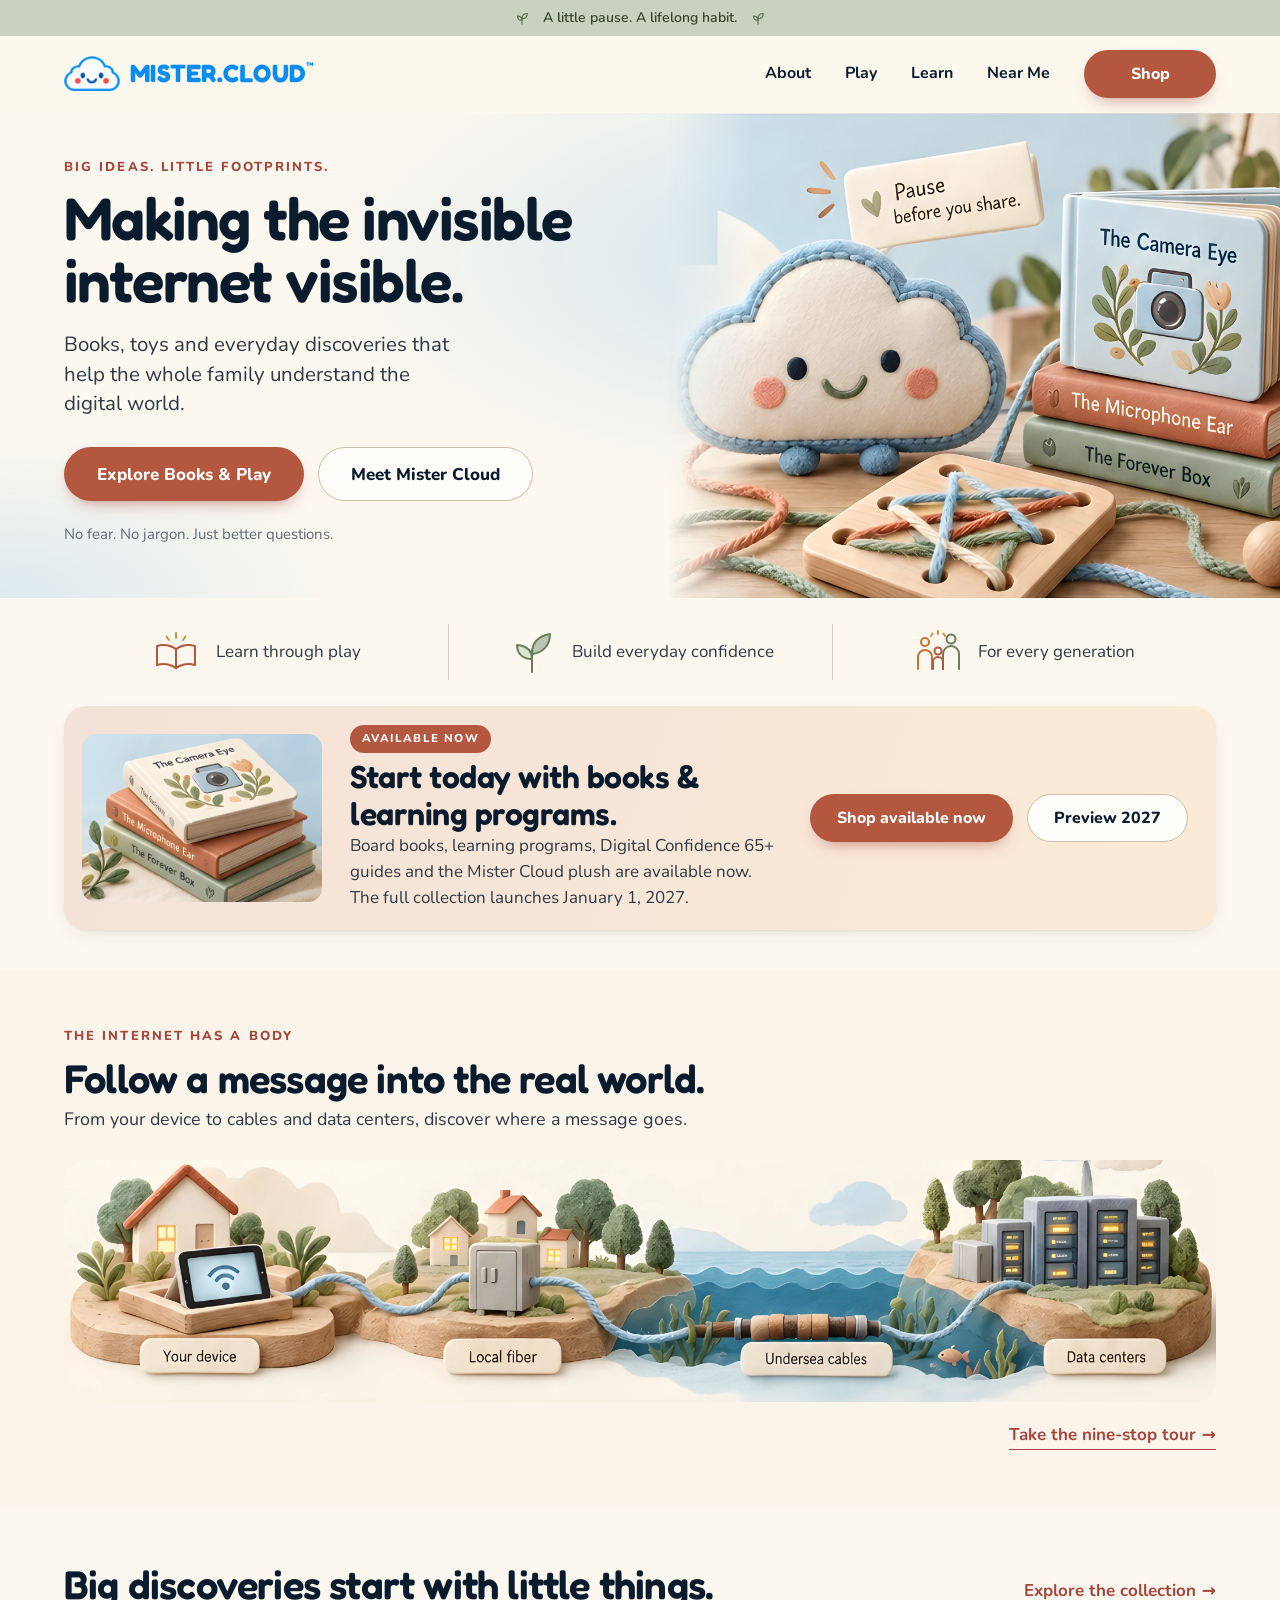
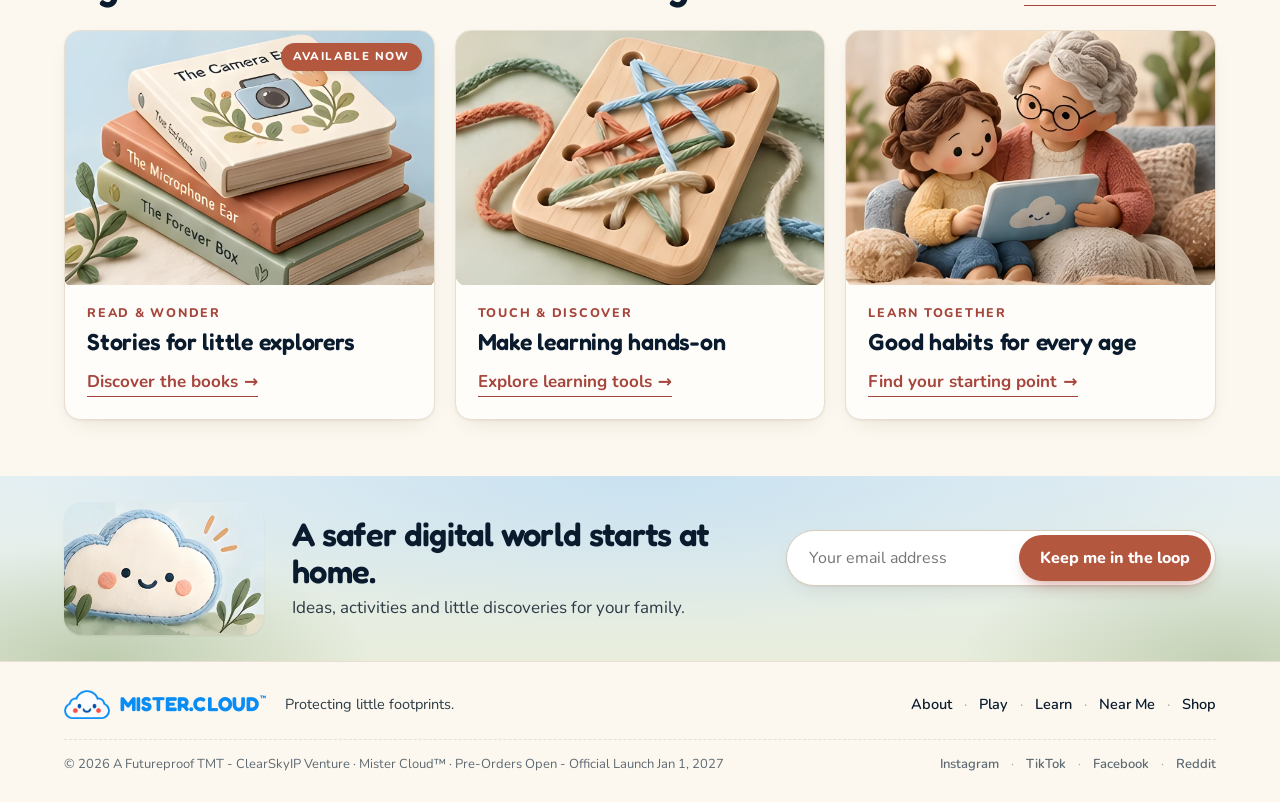
<file: index.html>
<!DOCTYPE html>
<html lang="en">
<head>
  <meta charset="UTF-8">
  <meta name="viewport" content="width=device-width, initial-scale=1.0">
  <title>Mister Cloud · Making the invisible internet visible</title>
  <meta name="description" content="Books, toys and everyday discoveries that help the whole family understand the digital world. No fear. No jargon. Just better questions. Pre-Orders Open - Official Launch Jan 1, 2027.">
  <link rel="canonical" href="https://mister.cloud/">
  <meta property="og:title" content="Mister Cloud · Making the invisible internet visible">
  <meta property="og:description" content="Books, toys and everyday discoveries that help the whole family understand the digital world. Pause before you share.">
  <meta property="og:url" content="https://mister.cloud/">
  <meta property="og:image" content="https://mister.cloud/assets/og/home.jpg">
  <meta property="og:image:width" content="1200">
  <meta property="og:image:height" content="630">
  <meta property="og:image:alt" content="Mister Cloud: making the invisible internet visible. A felt Mister Cloud with board books and a yarn lacing board.">
  <meta name="twitter:image" content="https://mister.cloud/assets/og/home.jpg">
  <!-- @head -->
  <meta name="theme-color" content="#C9D2BE">
  <meta name="author" content="A Futureproof TMT - ClearSkyIP Venture">
  <meta property="og:site_name" content="Mister Cloud">
  <meta property="og:type" content="website">
  <meta name="twitter:card" content="summary_large_image">
  <link rel="icon" href="/favicon.ico" sizes="any">
  <link rel="icon" type="image/png" sizes="32x32" href="/favicon-32.png">
  <link rel="icon" type="image/png" sizes="16x16" href="/favicon-16.png">
  <link rel="apple-touch-icon" href="/apple-touch-icon.png">
  <link rel="manifest" href="/site.webmanifest">
  <link rel="preconnect" href="https://fonts.googleapis.com">
  <link rel="preconnect" href="https://fonts.gstatic.com" crossorigin>
  <link href="https://fonts.googleapis.com/css2?family=Fredoka:wght@400;500;600;700&family=Nunito:wght@400;600;700;800&display=swap" rel="stylesheet">
  <link rel="stylesheet" href="/assets/css/site.css">
  <!-- Plausible: privacy-first, cookie-free analytics (see README "Analytics & daily email"). -->
  <script defer data-domain="mister.cloud" src="https://plausible.io/js/script.js"></script>
  <script>window.plausible = window.plausible || function () { (window.plausible.q = window.plausible.q || []).push(arguments); };</script>
  <!-- /@head -->
</head>
<body>
  <!-- @header -->
  <a class="skip-link" href="#main">Skip to content</a>
  <div class="topbar">
    <svg viewBox="0 0 24 24" fill="none" stroke="currentColor" stroke-width="1.6" stroke-linecap="round" aria-hidden="true"><path d="M12 20V11"/><path d="M12 13c0-4 2.5-7 7-7 0 4.5-3 7-7 7z"/><path d="M12 15c0-3-2-5.5-6-5.5 0 3.5 2.5 5.5 6 5.5z"/></svg>
    <span>A little pause. A lifelong habit.</span>
    <svg viewBox="0 0 24 24" fill="none" stroke="currentColor" stroke-width="1.6" stroke-linecap="round" aria-hidden="true"><path d="M12 20V11"/><path d="M12 13c0-4 2.5-7 7-7 0 4.5-3 7-7 7z"/><path d="M12 15c0-3-2-5.5-6-5.5 0 3.5 2.5 5.5 6 5.5z"/></svg>
  </div>
  <header class="site-header">
    <div class="container header-inner">
      <a class="brand" href="/" aria-label="Mister Cloud home">
        <img src="/assets/img/mark-512.webp?v=3" alt="" width="56" height="35">
        <span class="wordmark">Mister.Cloud<sup>™</sup></span>
      </a>
      <button class="menu-toggle" type="button" aria-expanded="false" aria-controls="site-nav" aria-label="Open menu">
        <svg viewBox="0 0 24 24" fill="none" stroke="currentColor" stroke-width="2" stroke-linecap="round" aria-hidden="true"><path d="M4 7h16M4 12h16M4 17h16"/></svg>
      </button>
      <nav id="site-nav" class="nav" aria-label="Primary">
        <a class="nav-link" href="/about">About</a>
        <a class="nav-link" href="/play">Play</a>
        <a class="nav-link" href="/learn">Learn</a>
        <a class="nav-link" href="/nearme">Near Me</a>
        <a class="btn btn-primary" href="/shop">Shop</a>
      </nav>
    </div>
  </header>
  <!-- /@header -->

  <main id="main">
    <!-- Hero -->
    <section class="hero" aria-labelledby="hero-title">
      <div class="container hero-inner">
        <div class="hero-copy">
          <span class="eyebrow">Big ideas. Little footprints.</span>
          <h1 id="hero-title" class="display">Making the invisible internet visible.</h1>
          <p class="lede">Books, toys and everyday discoveries that help the whole family understand the digital world.</p>
          <div class="hero-actions">
            <a class="btn btn-primary btn-lg" href="/shop">Explore Books &amp; Play</a>
            <a class="btn btn-outline btn-lg" href="/about">Meet Mister Cloud</a>
          </div>
          <p class="hero-note">No fear. No jargon. Just better questions.</p>
        </div>
        <div class="hero-art">
          <img src="/assets/img/home-hero.webp?v=3" alt="A felt Mister Cloud plush beside a stack of board books (The Camera Eye, The Microphone Ear, The Forever Box), a wooden yarn lacing board, and a sign reading “Pause before you share.”" width="584" height="428" fetchpriority="high">
        </div>
      </div>
    </section>

    <!-- Feature strip -->
    <div class="container">
      <div class="feature-strip">
        <div class="feature">
          <svg viewBox="0 0 48 48" fill="none" stroke-width="2" stroke-linecap="round" stroke-linejoin="round" aria-hidden="true"><path d="M5 18v19c6.5-2 13-1 19 3 6-4 12.5-5 19-3V18c-6.5-2-13-1-19 3-6-4-12.5-5-19-3z" stroke="#B4573F"/><path d="M24 21v19" stroke="#B4573F"/><path d="M24 5v5M14.5 8.5l2.5 3.5M33.5 8.5L31 12" stroke="#C2963E"/></svg>
          <span>Learn through play</span>
        </div>
        <div class="feature">
          <svg viewBox="0 0 48 48" fill="none" stroke-width="2" stroke-linecap="round" stroke-linejoin="round" aria-hidden="true"><path d="M24 44V22" stroke="#687E5B"/><path d="M24 26C24 15 30 8 42 6c0 12-8 19-18 20z" fill="#BBC5B5" stroke="#687E5B"/><path d="M24 31c0-8-5-13-15-14 0 9 6 14 15 14z" fill="#DDE3D3" stroke="#687E5B"/></svg>
          <span>Build everyday confidence</span>
        </div>
        <div class="feature">
          <svg viewBox="0 0 48 48" fill="none" stroke-width="2" stroke-linecap="round" aria-hidden="true"><circle cx="11" cy="14" r="4" stroke="#C17337"/><path d="M4 41V29a7 7 0 0114 0v12" stroke="#C17337"/><circle cx="37" cy="11" r="4.5" stroke="#687E5B"/><path d="M29 41V26a8 8 0 0116 0v15" stroke="#687E5B"/><circle cx="24" cy="23" r="3.5" stroke="#B4573F"/><path d="M19 41v-7a5 5 0 0110 0v7" stroke="#B4573F"/><path d="M17 8l1.5-2.5M24 6V3M31 8l-1.5-2.5" stroke="#C2963E"/></svg>
          <span>For every generation</span>
        </div>
      </div>
    </div>

    <!-- Available now -->
    <div class="container" style="padding-bottom:40px">
      <section class="panel now-band" aria-labelledby="now-title">
        <img src="/assets/img/card-books.webp?v=3" alt="The Camera Eye, The Microphone Ear and The Forever Box board books." width="304" height="214" loading="lazy">
        <div>
          <span class="badge badge-now">Available now</span>
          <h2 id="now-title">Start today with books &amp; learning programs.</h2>
          <p>Board books, learning programs, Digital Confidence 65+ guides and the Mister Cloud plush are available now. The full collection launches January&nbsp;1,&nbsp;2027.</p>
        </div>
        <div class="hero-actions">
          <a class="btn btn-primary" href="/shop?avail=now">Shop available now</a>
          <a class="btn btn-outline" href="/shop?avail=preorder">Preview 2027</a>
        </div>
      </section>
    </div>

    <!-- The internet has a body -->
    <section class="section section-journey" aria-labelledby="journey-title">
      <div class="container">
        <span class="eyebrow">The internet has a body</span>
        <h2 id="journey-title" class="h2">Follow a message into the real world.</h2>
        <p class="sub">From your device to cables and data centers, discover where a message goes.</p>
        <figure class="journey-figure">
          <img src="/assets/img/home-journey.webp?v=3" alt="A felt diorama of a message’s journey: your device at home, local fiber, undersea cables across the ocean, and data centers." width="988" height="208" loading="lazy">
          <figcaption><a class="link-arrow" href="/learn#body">Take the nine-stop tour</a></figcaption>
        </figure>
      </div>
    </section>

    <!-- Collection -->
    <section class="section" aria-labelledby="collection-title">
      <div class="container">
        <div class="section-head">
          <h2 id="collection-title" class="h2">Big discoveries start with little things.</h2>
          <a class="link-arrow" href="/shop">Explore the collection</a>
        </div>
        <div class="grid-3">
          <a class="card card-link" href="/shop?avail=now&amp;tab=books">
            <div class="card-media"><span class="badge badge-now badge-float">Available now</span><img src="/assets/img/card-books.webp?v=3" alt="Three felt-covered board books: The Camera Eye, The Microphone Ear and The Forever Box." width="304" height="214" loading="lazy"></div>
            <div class="card-body">
              <span class="card-eyebrow">Read &amp; wonder</span>
              <h3 class="card-title">Stories for little explorers</h3>
              <span class="link-arrow">Discover the books</span>
            </div>
          </a>
          <a class="card card-link" href="/play">
            <div class="card-media"><img src="/assets/img/card-yarn.webp?v=3" alt="A wooden lacing board threaded with blue, green and coral yarn." width="303" height="214" loading="lazy"></div>
            <div class="card-body">
              <span class="card-eyebrow">Touch &amp; discover</span>
              <h3 class="card-title">Make learning hands-on</h3>
              <span class="link-arrow">Explore learning tools</span>
            </div>
          </a>
          <a class="card card-link" href="/learn">
            <div class="card-media"><img src="/assets/img/card-together.webp?v=3" alt="An older adult and child reading a tablet together on the sofa." width="304" height="214" loading="lazy"></div>
            <div class="card-body">
              <span class="card-eyebrow">Learn together</span>
              <h3 class="card-title">Good habits for every age</h3>
              <span class="link-arrow">Find your starting point</span>
            </div>
          </a>
        </div>
      </div>
    </section>

    <!-- Newsletter -->
    <section class="newsletter" aria-labelledby="nl-title">
      <div class="container newsletter-inner">
        <img class="newsletter-art" src="/assets/img/newsletter-cloud.webp?v=3" alt="" width="184" height="122" loading="lazy">
        <div>
          <h2 id="nl-title">A safer digital world starts at home.</h2>
          <p>Ideas, activities and little discoveries for your family.</p>
        </div>
        <div>
          <form class="pill-form" data-newsletter novalidate>
            <label class="sr-only" for="nl-email">Your email address</label>
            <input id="nl-email" type="email" name="email" placeholder="Your email address" autocomplete="email" required>
            <button class="btn btn-primary" type="submit">Keep me in the loop</button>
          </form>
          <p class="form-msg" role="status" aria-live="polite"></p>
        </div>
      </div>
    </section>
  </main>

  <!-- @footer -->
  <footer class="site-footer">
    <div class="container">
      <div class="footer-row">
        <div class="footer-brand">
          <a class="brand" href="/" aria-label="Mister Cloud home">
            <img src="/assets/img/mark-512.webp?v=3" alt="" width="46" height="29">
            <span class="wordmark">Mister.Cloud<sup>™</sup></span>
          </a>
          <span>Protecting little footprints.</span>
        </div>
        <nav aria-label="Footer">
          <ul class="footer-links">
            <li><a href="/about">About</a></li>
            <li><a href="/play">Play</a></li>
            <li><a href="/learn">Learn</a></li>
            <li><a href="/nearme">Near Me</a></li>
            <li><a href="/shop">Shop</a></li>
          </ul>
        </nav>
      </div>
      <div class="footer-row footer-meta">
        <span>&copy; 2026 A Futureproof TMT - ClearSkyIP Venture &middot; Mister Cloud&trade; &middot; Pre-Orders Open - Official Launch Jan 1, 2027</span>
        <nav aria-label="Social media">
          <ul class="footer-links">
            <li><a href="https://instagram.com/mister.cloud.brand" target="_blank" rel="noopener noreferrer">Instagram</a></li>
            <li><a href="https://tiktok.com/@mister.cloud_brand" target="_blank" rel="noopener noreferrer">TikTok</a></li>
            <li><a href="https://facebook.com/mister.cloud" target="_blank" rel="noopener noreferrer">Facebook</a></li>
            <li><a href="https://reddit.com/user/Mister_Cloud_Brand" target="_blank" rel="noopener noreferrer">Reddit</a></li>
          </ul>
        </nav>
      </div>
    </div>
  </footer>
  <!-- /@footer -->
  <!-- @scripts -->
  <script src="/assets/js/config.js"></script>
  <script src="/assets/js/site.js"></script>
  <!-- /@scripts -->
</body>
</html>
</file>
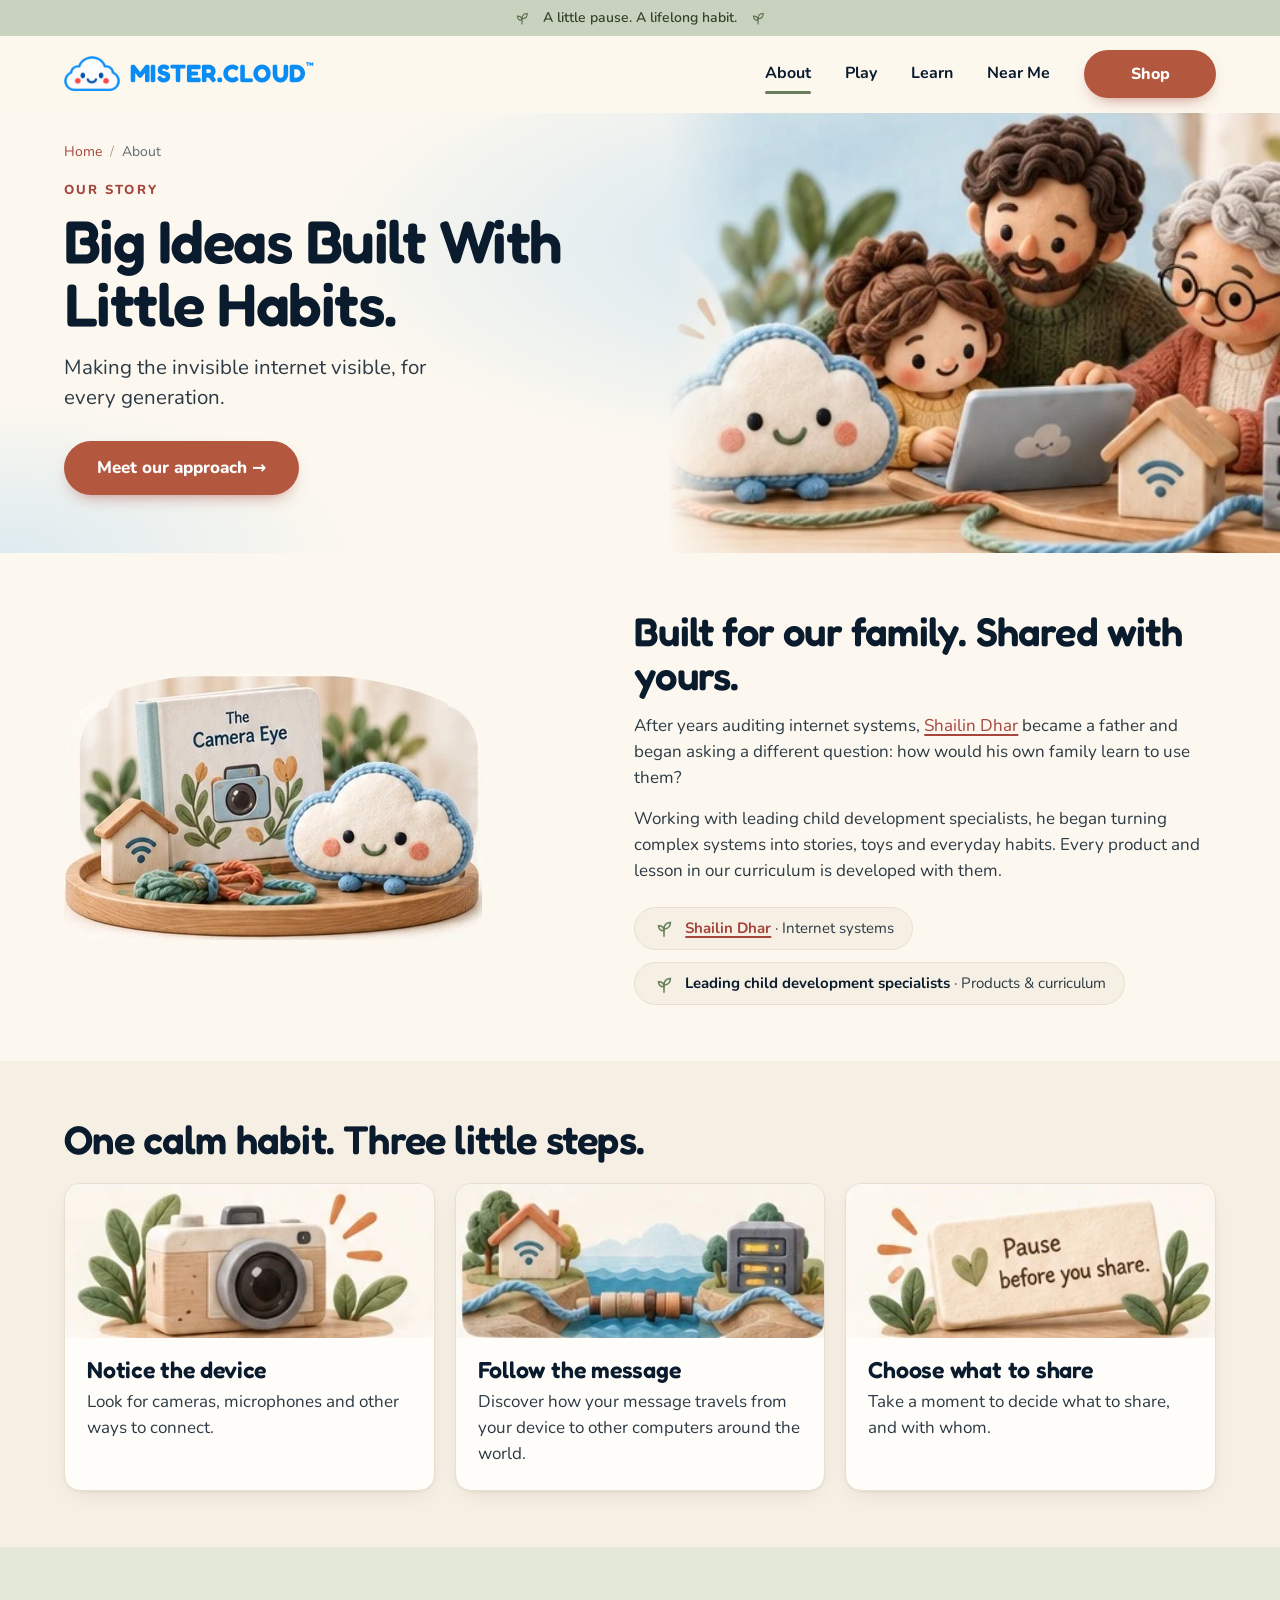
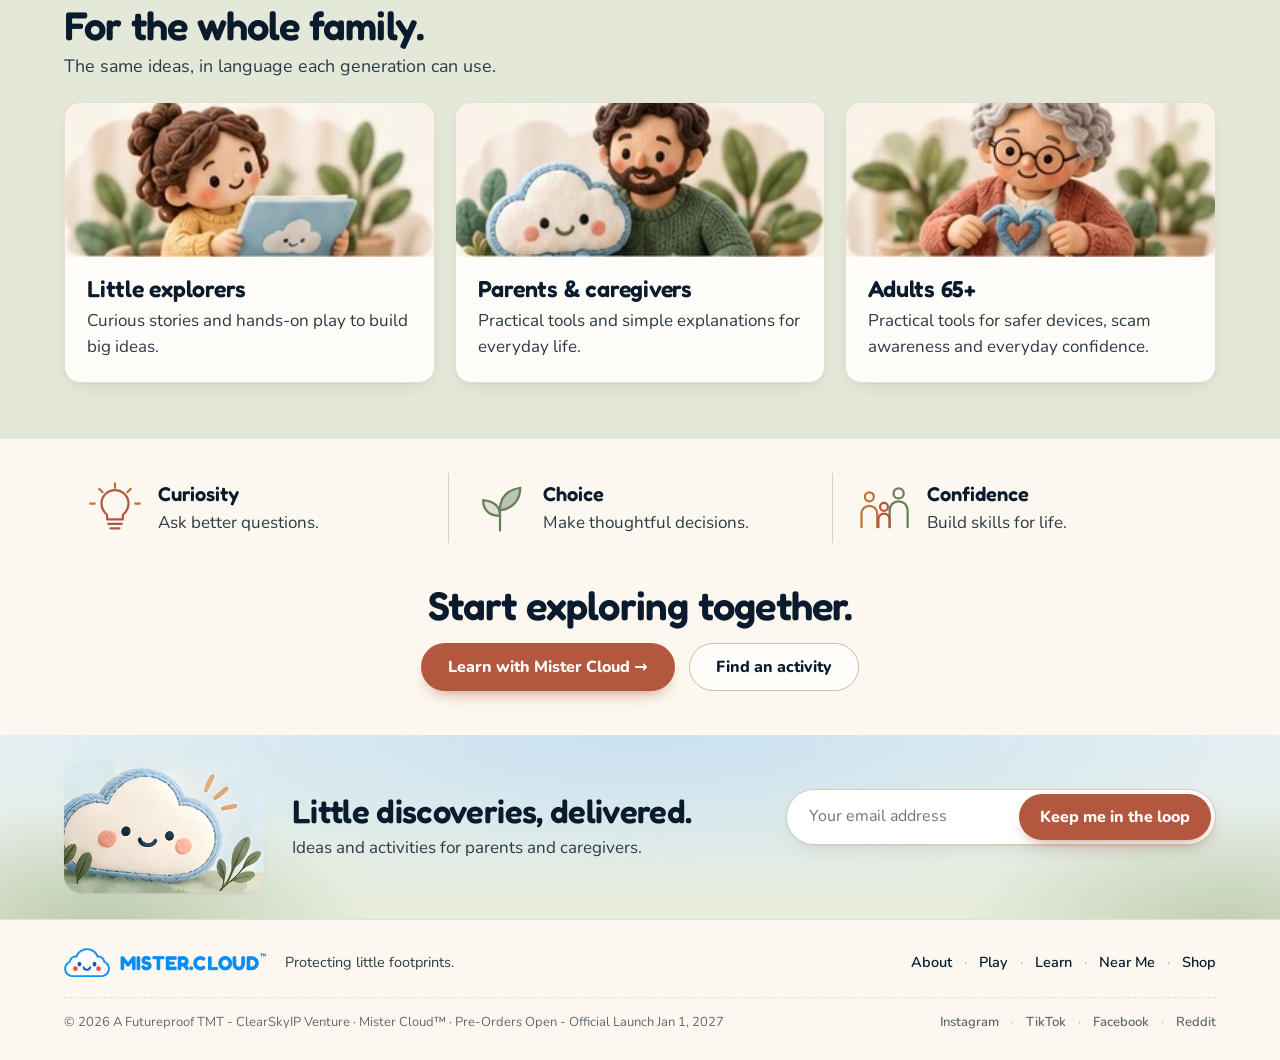
<file: about.html>
<!DOCTYPE html>
<html lang="en">
<head>
  <meta charset="UTF-8">
  <meta name="viewport" content="width=device-width, initial-scale=1.0">
  <title>Our Story · Mister Cloud</title>
  <meta name="description" content="Big Ideas Built With Little Habits. Making the invisible internet visible, for every generation.">
  <link rel="canonical" href="https://mister.cloud/about">
  <meta property="og:title" content="Our Story · Mister Cloud">
  <meta property="og:description" content="Big internet ideas. Little everyday habits. Making the invisible internet visible, for every generation.">
  <meta property="og:url" content="https://mister.cloud/about">
  <meta property="og:image" content="https://mister.cloud/assets/og/about.jpg?v=2">
  <meta property="og:image:width" content="1200">
  <meta property="og:image:height" content="630">
  <meta property="og:image:alt" content="Mister Cloud: big ideas built with little habits. A felt family around a laptop with Mister Cloud.">
  <meta name="twitter:image" content="https://mister.cloud/assets/og/about.jpg">
  <!-- @head -->
  <meta name="theme-color" content="#C9D2BE">
  <meta name="author" content="A Futureproof TMT - ClearSkyIP Venture">
  <meta property="og:site_name" content="Mister Cloud">
  <meta property="og:type" content="website">
  <meta name="twitter:card" content="summary_large_image">
  <link rel="icon" href="/favicon.ico" sizes="any">
  <link rel="icon" type="image/png" sizes="32x32" href="/favicon-32.png">
  <link rel="icon" type="image/png" sizes="16x16" href="/favicon-16.png">
  <link rel="apple-touch-icon" href="/apple-touch-icon.png">
  <link rel="manifest" href="/site.webmanifest">
  <link rel="preconnect" href="https://fonts.googleapis.com">
  <link rel="preconnect" href="https://fonts.gstatic.com" crossorigin>
  <link href="https://fonts.googleapis.com/css2?family=Fredoka:wght@400;500;600;700&family=Nunito:wght@400;600;700;800&display=swap" rel="stylesheet">
  <link rel="stylesheet" href="/assets/css/site.css">
  <!-- Plausible: privacy-first, cookie-free analytics (see README "Analytics & daily email"). -->
  <script defer data-domain="mister.cloud" src="https://plausible.io/js/script.js"></script>
  <script>window.plausible = window.plausible || function () { (window.plausible.q = window.plausible.q || []).push(arguments); };</script>
  <!-- /@head -->
</head>
<body>
  <!-- @header -->
  <a class="skip-link" href="#main">Skip to content</a>
  <div class="topbar">
    <svg viewBox="0 0 24 24" fill="none" stroke="currentColor" stroke-width="1.6" stroke-linecap="round" aria-hidden="true"><path d="M12 20V11"/><path d="M12 13c0-4 2.5-7 7-7 0 4.5-3 7-7 7z"/><path d="M12 15c0-3-2-5.5-6-5.5 0 3.5 2.5 5.5 6 5.5z"/></svg>
    <span>A little pause. A lifelong habit.</span>
    <svg viewBox="0 0 24 24" fill="none" stroke="currentColor" stroke-width="1.6" stroke-linecap="round" aria-hidden="true"><path d="M12 20V11"/><path d="M12 13c0-4 2.5-7 7-7 0 4.5-3 7-7 7z"/><path d="M12 15c0-3-2-5.5-6-5.5 0 3.5 2.5 5.5 6 5.5z"/></svg>
  </div>
  <header class="site-header">
    <div class="container header-inner">
      <a class="brand" href="/" aria-label="Mister Cloud home">
        <img src="/assets/img/mark-512.webp?v=3" alt="" width="56" height="35">
        <span class="wordmark">Mister.Cloud<sup>™</sup></span>
      </a>
      <button class="menu-toggle" type="button" aria-expanded="false" aria-controls="site-nav" aria-label="Open menu">
        <svg viewBox="0 0 24 24" fill="none" stroke="currentColor" stroke-width="2" stroke-linecap="round" aria-hidden="true"><path d="M4 7h16M4 12h16M4 17h16"/></svg>
      </button>
      <nav id="site-nav" class="nav" aria-label="Primary">
        <a class="nav-link" href="/about" aria-current="page">About</a>
        <a class="nav-link" href="/play">Play</a>
        <a class="nav-link" href="/learn">Learn</a>
        <a class="nav-link" href="/nearme">Near Me</a>
        <a class="btn btn-primary" href="/shop">Shop</a>
      </nav>
    </div>
  </header>
  <!-- /@header -->

  <main id="main">
    <section class="hero hero--with-crumb" aria-labelledby="hero-title">
      <div class="container hero-inner">
        <div class="hero-copy">
          <nav class="breadcrumb" aria-label="Breadcrumb"><ol><li><a href="/">Home</a></li><li aria-current="page">About</li></ol></nav>
          <span class="eyebrow">Our story</span>
          <h1 id="hero-title" class="display">Big Ideas Built With Little Habits.</h1>
          <p class="lede">Making the invisible internet visible, for every generation.</p>
          <div class="hero-actions"><a class="btn btn-primary btn-lg" href="#approach">Meet our approach&nbsp;→</a></div>
        </div>
        <div class="hero-art">
          <img src="/assets/img/about-hero.webp" alt="A felt family (a child, a parent and an older adult) gathered around a laptop with a Mister Cloud plush, a little house with a Wi-Fi sign, and a server." width="538" height="315" fetchpriority="high">
        </div>
      </div>
    </section>

    <section class="section" aria-labelledby="story-title">
      <div class="container story">
        <div class="story-art">
          <img src="/assets/img/about-story.webp" alt="The Camera Eye board book, a Mister Cloud plush and a little Wi-Fi house on a wooden tray." width="418" height="266" loading="lazy">
        </div>
        <div>
          <h2 id="story-title" class="h2">Built for our family. Shared with yours.</h2>
          <div style="margin-top:16px">
            <p>After years auditing internet systems, <a class="text-link" href="https://www.futureprooftmt.com/insights/mister-cloud-digital-foundations" target="_blank" rel="noopener">Shailin Dhar</a> became a father and began asking a different question: how would his own family learn to use them?</p>
            <p>Working with leading child development specialists, he began turning complex systems into stories, toys and everyday habits. Every product and lesson in our curriculum is developed with them.</p>
          </div>
          <div class="people">
            <span class="person"><svg viewBox="0 0 24 24" fill="none" stroke="currentColor" stroke-width="1.7" stroke-linecap="round" aria-hidden="true"><path d="M12 21V11"/><path d="M12 13c0-4 2.5-7 7-7 0 4.5-3 7-7 7z"/><path d="M12 15c0-3-2-5.5-6-5.5 0 3.5 2.5 5.5 6 5.5z"/></svg><span><a class="text-link" href="https://www.futureprooftmt.com/insights/mister-cloud-digital-foundations" target="_blank" rel="noopener"><b>Shailin Dhar</b></a> · Internet systems</span></span>
            <span class="person"><svg viewBox="0 0 24 24" fill="none" stroke="currentColor" stroke-width="1.7" stroke-linecap="round" aria-hidden="true"><path d="M12 21V11"/><path d="M12 13c0-4 2.5-7 7-7 0 4.5-3 7-7 7z"/><path d="M12 15c0-3-2-5.5-6-5.5 0 3.5 2.5 5.5 6 5.5z"/></svg><span><b>Leading child development specialists</b> · Products &amp; curriculum</span></span>
          </div>
        </div>
      </div>
    </section>

    <section id="approach" class="section section-alt" aria-labelledby="approach-title">
      <div class="container">
        <h2 id="approach-title" class="h2" style="margin-bottom:22px">One calm habit. Three little steps.</h2>
        <div class="grid-3">
          <article class="card">
            <div class="card-media short"><img src="/assets/img/step-notice.webp" alt="A felt camera among leaves." width="301" height="126" loading="lazy"></div>
            <div class="card-body"><h3 class="card-title">Notice the device</h3><p class="card-text">Look for cameras, microphones and other ways to connect.</p></div>
          </article>
          <article class="card">
            <div class="card-media short"><img src="/assets/img/step-follow.webp" alt="A little house connected by a cable across the sea to a server." width="300" height="126" loading="lazy"></div>
            <div class="card-body"><h3 class="card-title">Follow the message</h3><p class="card-text">Discover how your message travels from your device to other computers around the world.</p></div>
          </article>
          <article class="card">
            <div class="card-media short"><img src="/assets/img/step-choose.webp" alt="A wooden sign that reads “Pause before you share.”" width="297" height="126" loading="lazy"></div>
            <div class="card-body"><h3 class="card-title">Choose what to share</h3><p class="card-text">Take a moment to decide what to share, and with whom.</p></div>
          </article>
        </div>
      </div>
    </section>

    <section class="section section-sage" aria-labelledby="family-title">
      <div class="container">
        <h2 id="family-title" class="h2">For the whole family.</h2>
        <p class="sub" style="margin-bottom:22px">The same ideas, in language each generation can use.</p>
        <div class="grid-3">
          <a class="card card-link" href="/play">
            <div class="card-media short"><img src="/assets/img/family-kids.webp" alt="A felt child holding a tablet with a cloud on it." width="303" height="109" loading="lazy"></div>
            <div class="card-body"><h3 class="card-title">Little explorers</h3><p class="card-text">Curious stories and hands-on play to build big ideas.</p></div>
          </a>
          <a class="card card-link" href="/learn">
            <div class="card-media short"><img src="/assets/img/family-parents.webp" alt="A felt parent holding a Mister Cloud plush." width="295" height="109" loading="lazy"></div>
            <div class="card-body"><h3 class="card-title">Parents &amp; caregivers</h3><p class="card-text">Practical tools and simple explanations for everyday life.</p></div>
          </a>
          <a class="card card-link" href="/shop?age=seniors">
            <div class="card-media short"><img src="/assets/img/family-grandparents.webp" alt="A felt older adult holding a knitted heart." width="302" height="109" loading="lazy"></div>
            <div class="card-body"><h3 class="card-title">Adults 65+</h3><p class="card-text">Practical tools for safer devices, scam awareness and everyday confidence.</p></div>
          </a>
        </div>
      </div>
    </section>

    <div class="container" style="padding-top:34px">
      <div class="icon-row">
        <div class="icon-item">
          <svg viewBox="0 0 48 48" fill="none" stroke-width="2" stroke-linecap="round" stroke-linejoin="round" aria-hidden="true"><path d="M17 30c-3-2.5-5-6-5-10a12 12 0 0124 0c0 4-2 7.5-5 10v4H17v-4z" stroke="#B4573F"/><path d="M18 38h12M20 42h8" stroke="#B4573F"/><path d="M24 2v4M6 20H2M46 20h-4M10 7l3 3M38 7l-3 3" stroke="#C17337"/></svg>
          <div><strong>Curiosity</strong><span>Ask better questions.</span></div>
        </div>
        <div class="icon-item">
          <svg viewBox="0 0 48 48" fill="none" stroke-width="2" stroke-linecap="round" stroke-linejoin="round" aria-hidden="true"><path d="M24 44V22" stroke="#687E5B"/><path d="M24 26C24 15 30 8 42 6c0 12-8 19-18 20z" fill="#BBC5B5" stroke="#687E5B"/><path d="M24 31c0-8-5-13-15-14 0 9 6 14 15 14z" fill="#DDE3D3" stroke="#687E5B"/></svg>
          <div><strong>Choice</strong><span>Make thoughtful decisions.</span></div>
        </div>
        <div class="icon-item">
          <svg viewBox="0 0 48 48" fill="none" stroke-width="2" stroke-linecap="round" aria-hidden="true"><circle cx="11" cy="14" r="4" stroke="#C17337"/><path d="M4 41V29a7 7 0 0114 0v12" stroke="#C17337"/><circle cx="37" cy="11" r="4.5" stroke="#687E5B"/><path d="M29 41V26a8 8 0 0116 0v15" stroke="#687E5B"/><circle cx="24" cy="23" r="3.5" stroke="#B4573F"/><path d="M19 41v-7a5 5 0 0110 0v7" stroke="#B4573F"/></svg>
          <div><strong>Confidence</strong><span>Build skills for life.</span></div>
        </div>
      </div>
    </div>

    <section class="cta-center" aria-labelledby="start-title">
      <div class="container">
        <h2 id="start-title" class="h2" style="margin-top:32px">Start exploring together.</h2>
        <div class="hero-actions">
          <a class="btn btn-primary" href="/learn">Learn with Mister Cloud&nbsp;→</a>
          <a class="btn btn-outline" href="/play">Find an activity</a>
        </div>
      </div>
    </section>

    <section class="newsletter" aria-labelledby="nl-title">
      <div class="container newsletter-inner">
        <img class="newsletter-art" src="/assets/img/newsletter-cloud.webp?v=3" alt="" width="184" height="122" loading="lazy">
        <div>
          <h2 id="nl-title">Little discoveries, delivered.</h2>
          <p>Ideas and activities for parents and caregivers.</p>
        </div>
        <div>
          <form class="pill-form" data-newsletter novalidate>
            <label class="sr-only" for="nl-email">Your email address</label>
            <input id="nl-email" type="email" name="email" placeholder="Your email address" autocomplete="email" required>
            <button class="btn btn-primary" type="submit">Keep me in the loop</button>
          </form>
          <p class="form-msg" role="status" aria-live="polite"></p>
        </div>
      </div>
    </section>
  </main>

  <!-- @footer -->
  <footer class="site-footer">
    <div class="container">
      <div class="footer-row">
        <div class="footer-brand">
          <a class="brand" href="/" aria-label="Mister Cloud home">
            <img src="/assets/img/mark-512.webp?v=3" alt="" width="46" height="29">
            <span class="wordmark">Mister.Cloud<sup>™</sup></span>
          </a>
          <span>Protecting little footprints.</span>
        </div>
        <nav aria-label="Footer">
          <ul class="footer-links">
            <li><a href="/about">About</a></li>
            <li><a href="/play">Play</a></li>
            <li><a href="/learn">Learn</a></li>
            <li><a href="/nearme">Near Me</a></li>
            <li><a href="/shop">Shop</a></li>
          </ul>
        </nav>
      </div>
      <div class="footer-row footer-meta">
        <span>&copy; 2026 A Futureproof TMT - ClearSkyIP Venture &middot; Mister Cloud&trade; &middot; Pre-Orders Open - Official Launch Jan 1, 2027</span>
        <nav aria-label="Social media">
          <ul class="footer-links">
            <li><a href="https://instagram.com/mister.cloud.brand" target="_blank" rel="noopener noreferrer">Instagram</a></li>
            <li><a href="https://tiktok.com/@mister.cloud_brand" target="_blank" rel="noopener noreferrer">TikTok</a></li>
            <li><a href="https://facebook.com/mister.cloud" target="_blank" rel="noopener noreferrer">Facebook</a></li>
            <li><a href="https://reddit.com/user/Mister_Cloud_Brand" target="_blank" rel="noopener noreferrer">Reddit</a></li>
          </ul>
        </nav>
      </div>
    </div>
  </footer>
  <!-- /@footer -->
  <!-- @scripts -->
  <script src="/assets/js/config.js"></script>
  <script src="/assets/js/site.js"></script>
  <!-- /@scripts -->
</body>
</html>
</file>
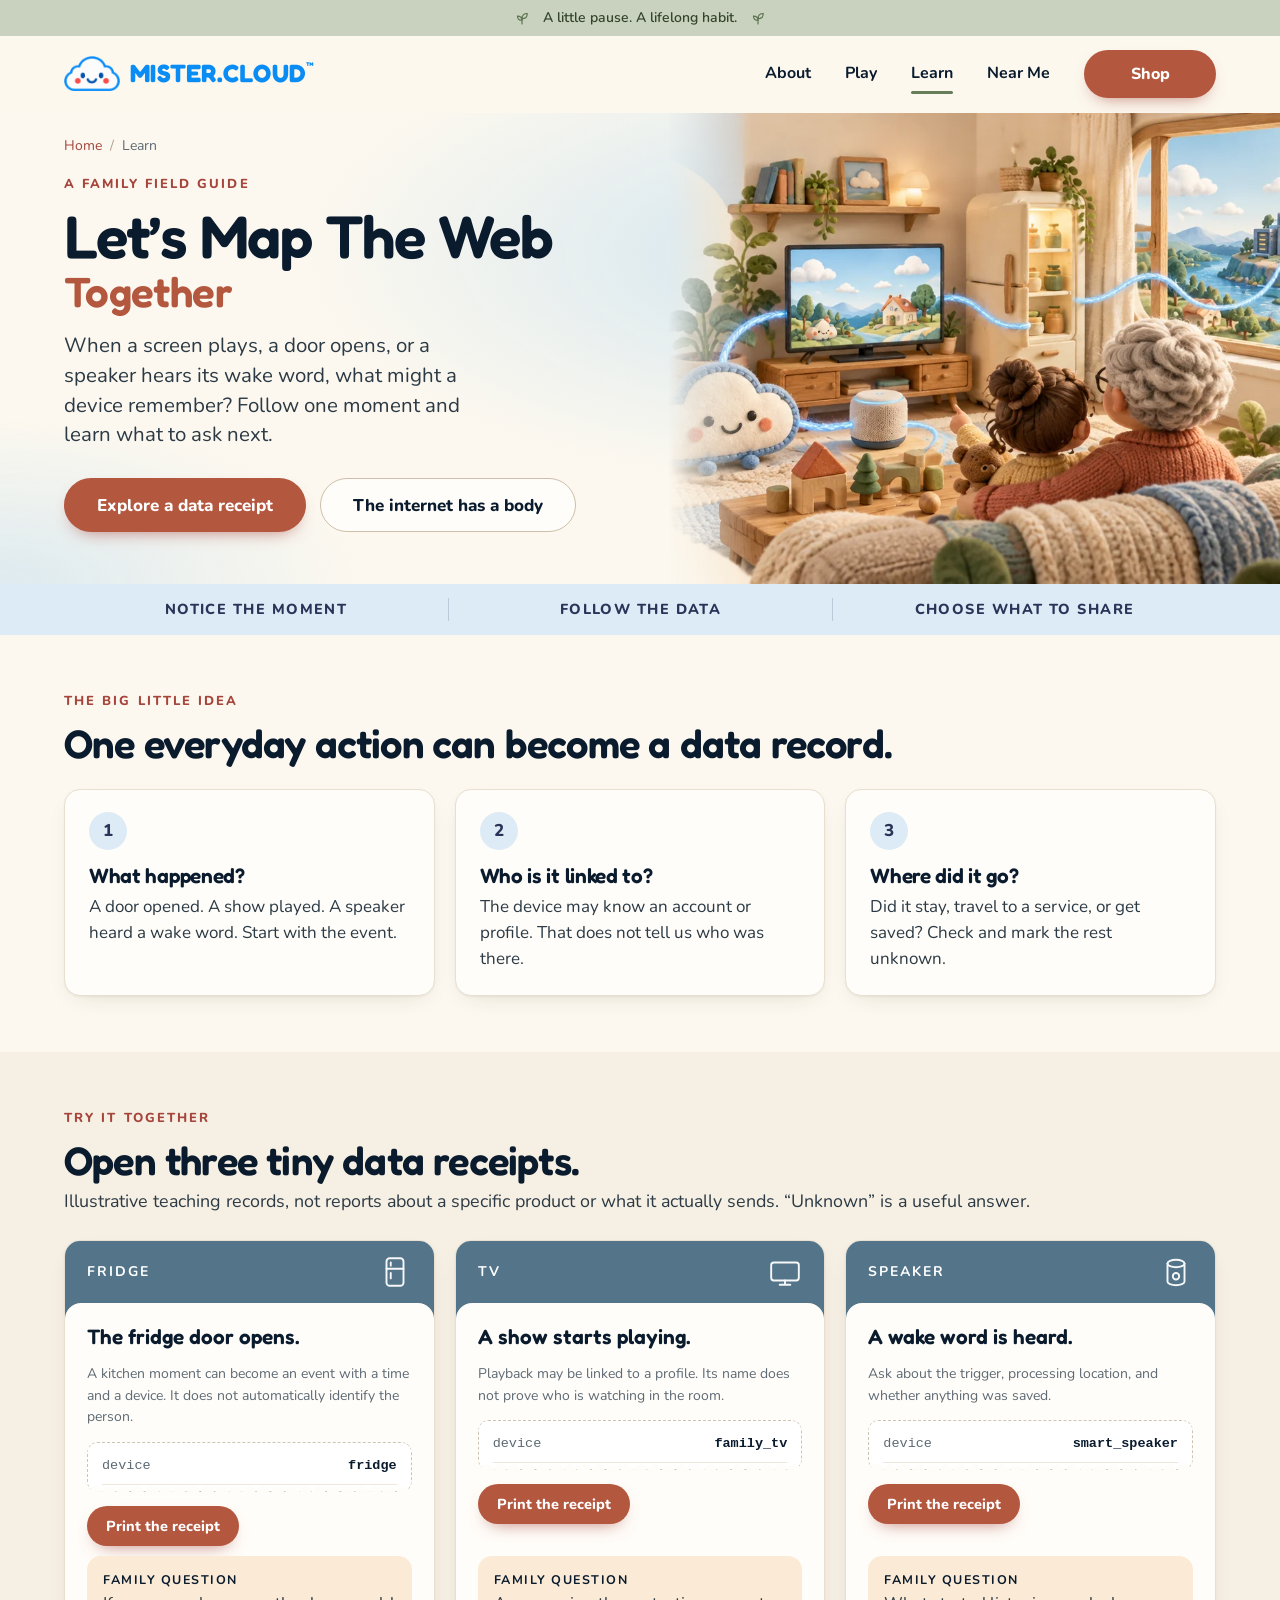
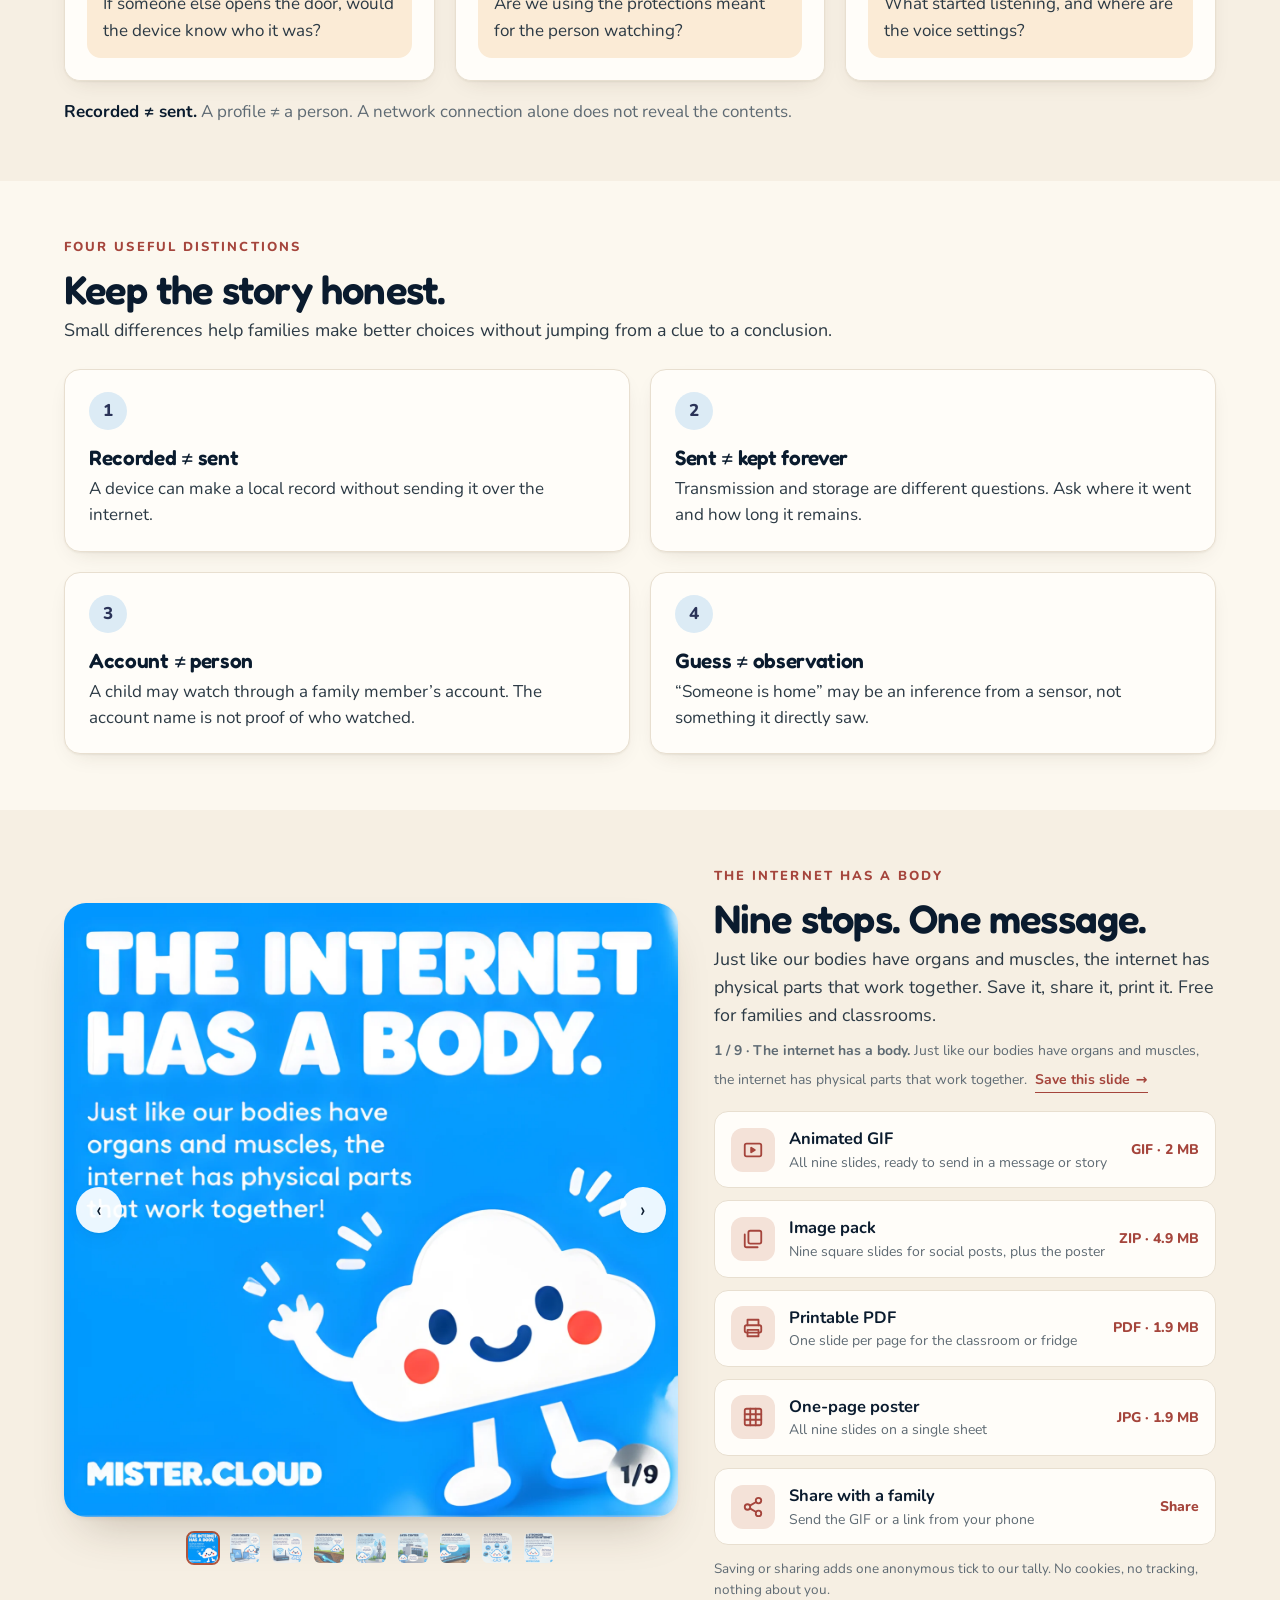
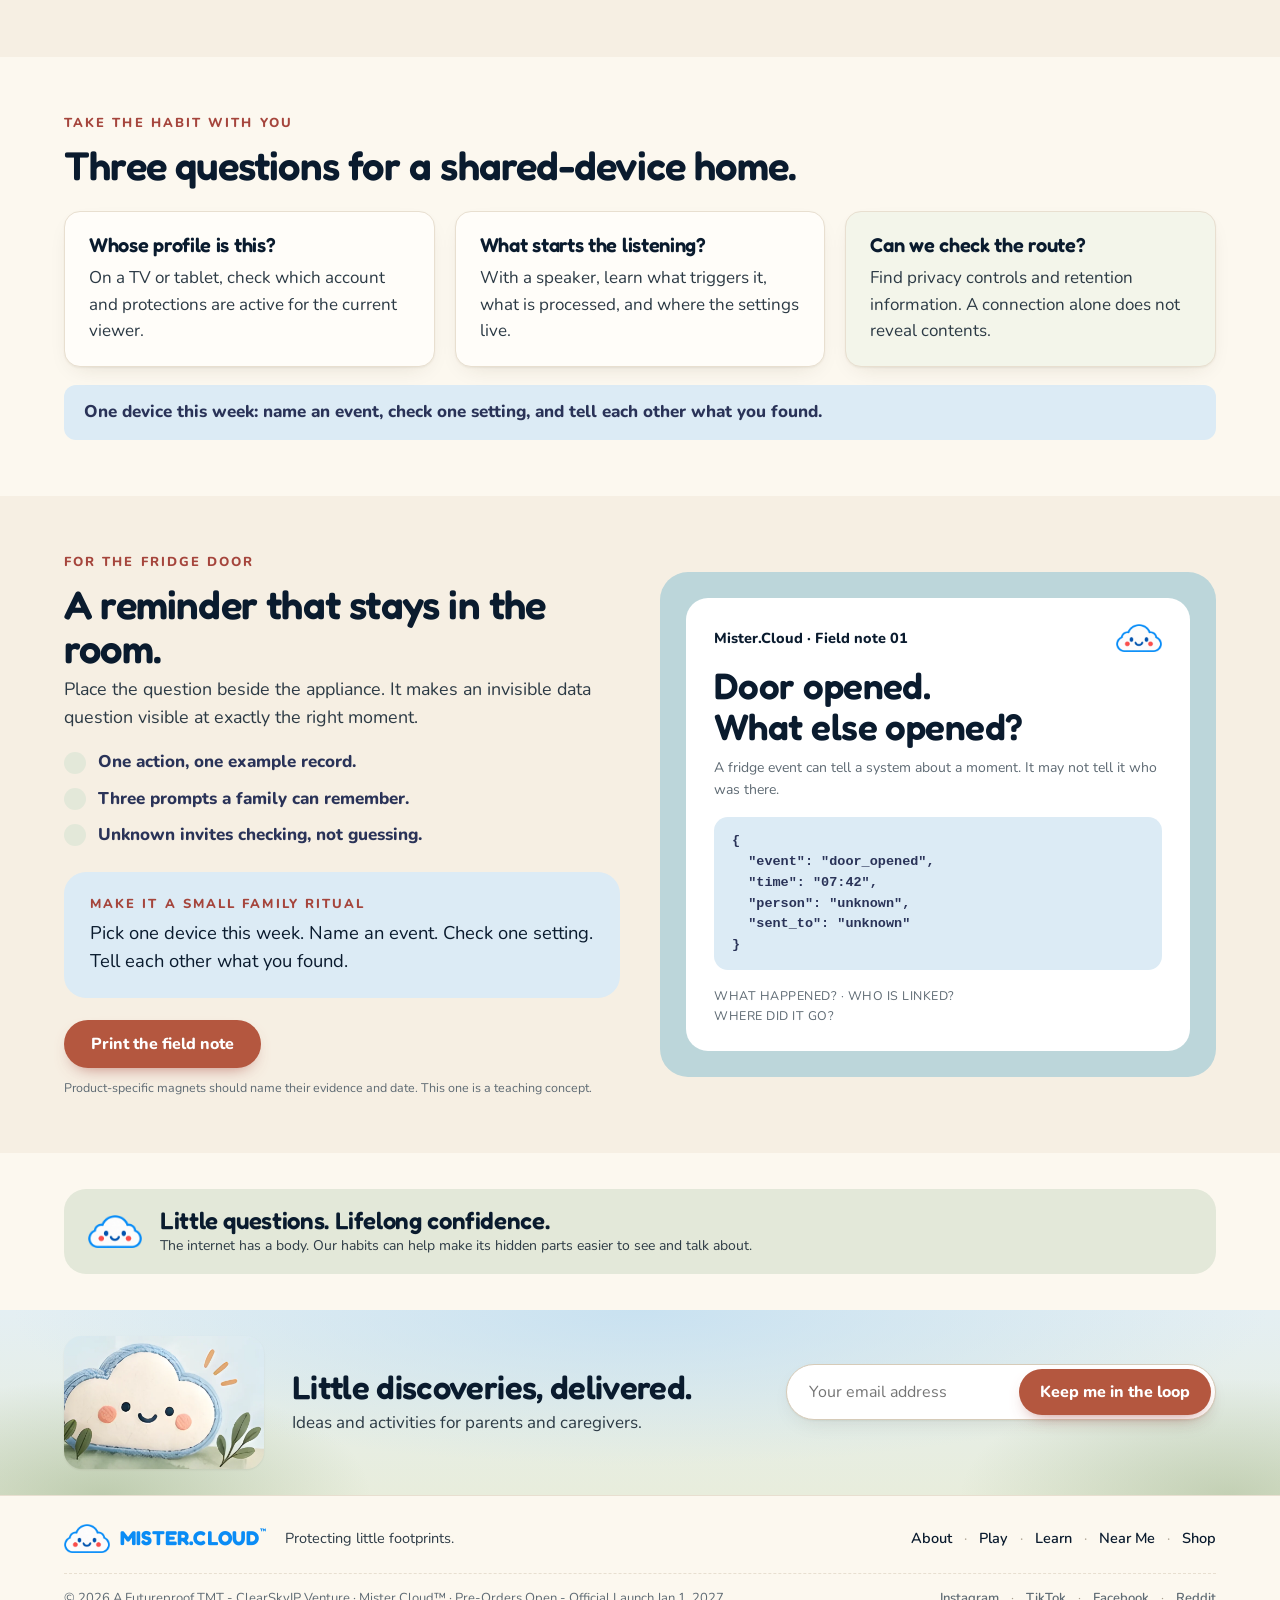
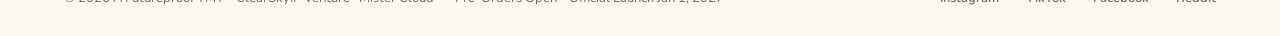
<file: learn.html>
<!DOCTYPE html>
<html lang="en">
<head>
  <meta charset="UTF-8">
  <meta name="viewport" content="width=device-width, initial-scale=1.0">
  <title>Learn · Let’s Map The Web Together · Mister Cloud</title>
  <meta name="description" content="A family field guide: open three tiny data receipts, keep the story honest, and save the free “Internet Has a Body” slideshow to share or print.">
  <link rel="canonical" href="https://mister.cloud/learn">
  <meta property="og:title" content="Let’s Map The Web Together · Mister Cloud">
  <meta property="og:description" content="A family field guide to the connected home, plus a free nine-slide tour of the internet’s body to save, share and print.">
  <meta property="og:url" content="https://mister.cloud/learn">
  <meta property="og:image" content="https://mister.cloud/assets/og/learn.jpg?v=2">
  <meta property="og:image:width" content="1200">
  <meta property="og:image:height" content="630">
  <meta property="og:image:alt" content="Mister Cloud Learn: let’s map the web together. A felt living room with a TV, speaker and fridge.">
  <meta name="twitter:image" content="https://mister.cloud/assets/og/learn.jpg">
  <!-- @head -->
  <meta name="theme-color" content="#C9D2BE">
  <meta name="author" content="A Futureproof TMT - ClearSkyIP Venture">
  <meta property="og:site_name" content="Mister Cloud">
  <meta property="og:type" content="website">
  <meta name="twitter:card" content="summary_large_image">
  <link rel="icon" href="/favicon.ico" sizes="any">
  <link rel="icon" type="image/png" sizes="32x32" href="/favicon-32.png">
  <link rel="icon" type="image/png" sizes="16x16" href="/favicon-16.png">
  <link rel="apple-touch-icon" href="/apple-touch-icon.png">
  <link rel="manifest" href="/site.webmanifest">
  <link rel="preconnect" href="https://fonts.googleapis.com">
  <link rel="preconnect" href="https://fonts.gstatic.com" crossorigin>
  <link href="https://fonts.googleapis.com/css2?family=Fredoka:wght@400;500;600;700&family=Nunito:wght@400;600;700;800&display=swap" rel="stylesheet">
  <link rel="stylesheet" href="/assets/css/site.css">
  <!-- Plausible: privacy-first, cookie-free analytics (see README "Analytics & daily email"). -->
  <script defer data-domain="mister.cloud" src="https://plausible.io/js/script.js"></script>
  <script>window.plausible = window.plausible || function () { (window.plausible.q = window.plausible.q || []).push(arguments); };</script>
  <!-- /@head -->
</head>
<body>
  <!-- @header -->
  <a class="skip-link" href="#main">Skip to content</a>
  <div class="topbar">
    <svg viewBox="0 0 24 24" fill="none" stroke="currentColor" stroke-width="1.6" stroke-linecap="round" aria-hidden="true"><path d="M12 20V11"/><path d="M12 13c0-4 2.5-7 7-7 0 4.5-3 7-7 7z"/><path d="M12 15c0-3-2-5.5-6-5.5 0 3.5 2.5 5.5 6 5.5z"/></svg>
    <span>A little pause. A lifelong habit.</span>
    <svg viewBox="0 0 24 24" fill="none" stroke="currentColor" stroke-width="1.6" stroke-linecap="round" aria-hidden="true"><path d="M12 20V11"/><path d="M12 13c0-4 2.5-7 7-7 0 4.5-3 7-7 7z"/><path d="M12 15c0-3-2-5.5-6-5.5 0 3.5 2.5 5.5 6 5.5z"/></svg>
  </div>
  <header class="site-header">
    <div class="container header-inner">
      <a class="brand" href="/" aria-label="Mister Cloud home">
        <img src="/assets/img/mark-512.webp?v=3" alt="" width="56" height="35">
        <span class="wordmark">Mister.Cloud<sup>™</sup></span>
      </a>
      <button class="menu-toggle" type="button" aria-expanded="false" aria-controls="site-nav" aria-label="Open menu">
        <svg viewBox="0 0 24 24" fill="none" stroke="currentColor" stroke-width="2" stroke-linecap="round" aria-hidden="true"><path d="M4 7h16M4 12h16M4 17h16"/></svg>
      </button>
      <nav id="site-nav" class="nav" aria-label="Primary">
        <a class="nav-link" href="/about">About</a>
        <a class="nav-link" href="/play">Play</a>
        <a class="nav-link" href="/learn" aria-current="page">Learn</a>
        <a class="nav-link" href="/nearme">Near Me</a>
        <a class="btn btn-primary" href="/shop">Shop</a>
      </nav>
    </div>
  </header>
  <!-- /@header -->

  <main id="main">
    <section class="hero hero--with-crumb" aria-labelledby="hero-title">
      <div class="container hero-inner">
        <div class="hero-copy">
          <nav class="breadcrumb" aria-label="Breadcrumb"><ol><li><a href="/">Home</a></li><li aria-current="page">Learn</li></ol></nav>
          <span class="eyebrow">A family field guide</span>
          <h1 id="hero-title" class="display">Let’s Map The Web <span class="display-warm">Together</span></h1>
          <p class="lede">When a screen plays, a door opens, or a speaker hears its wake word, what might a device remember? Follow one moment and learn what to ask next.</p>
          <div class="hero-actions">
            <a class="btn btn-primary btn-lg" href="#receipts">Explore a data receipt</a>
            <a class="btn btn-outline btn-lg" href="#body">The internet has a body</a>
          </div>
        </div>
        <div class="hero-art hero-art--learn">
          <img src="/assets/img/learn-hero.webp" alt="A felt living room: Mister Cloud, a TV, a smart speaker and a fridge are linked by glowing threads that run out the window to a data center, while a child and grandmother watch." width="1600" height="686" fetchpriority="high">
        </div>
      </div>
    </section>

    <nav class="steps-strip" aria-label="On this page">
      <div class="container">
        <ol>
          <li><a href="#idea">Notice the moment</a></li>
          <li><a href="#receipts">Follow the data</a></li>
          <li><a href="#habit">Choose what to share</a></li>
        </ol>
      </div>
    </nav>

    <!-- The big little idea -->
    <section id="idea" class="section" aria-labelledby="idea-title">
      <div class="container">
        <span class="eyebrow">The big little idea</span>
        <h2 id="idea-title" class="h2" style="margin-bottom:24px">One everyday action can become a data record.</h2>
        <div class="grid-3">
          <article class="card num-card"><span class="num">1</span><h3>What happened?</h3><p>A door opened. A show played. A speaker heard a wake word. Start with the event.</p></article>
          <article class="card num-card"><span class="num">2</span><h3>Who is it linked to?</h3><p>The device may know an account or profile. That does not tell us who was there.</p></article>
          <article class="card num-card"><span class="num">3</span><h3>Where did it go?</h3><p>Did it stay, travel to a service, or get saved? Check and mark the rest unknown.</p></article>
        </div>
      </div>
    </section>

    <!-- Data receipts -->
    <section id="receipts" class="section section-alt" aria-labelledby="receipts-title">
      <div class="container">
        <span class="eyebrow">Try it together</span>
        <h2 id="receipts-title" class="h2">Open three tiny data receipts.</h2>
        <p class="sub" style="margin-bottom:24px">Illustrative teaching records, not reports about a specific product or what it actually sends. “Unknown” is a useful answer.</p>
        <div class="grid-3">
          <article class="card receipt" data-receipt>
            <div class="receipt-head"><b>Fridge</b>
              <svg viewBox="0 0 32 32" fill="none" stroke="currentColor" stroke-width="1.8" stroke-linecap="round" aria-hidden="true"><rect x="8" y="3" width="16" height="26" rx="3"/><path d="M8 13h16M12 7v3M12 17v5"/></svg>
            </div>
            <div class="card-body">
              <p class="receipt-moment">The fridge door opens.</p>
              <p class="small muted">A kitchen moment can become an event with a time and a device. It does not automatically identify the person.</p>
              <div class="receipt-paper"><dl>
                <div class="row"><dt>device</dt><dd>fridge</dd></div>
                <div class="row"><dt>event</dt><dd>door_opened</dd></div>
                <div class="row"><dt>time</dt><dd>07:42</dd></div>
                <div class="row"><dt>account</dt><dd>household_17</dd></div>
                <div class="row"><dt>person</dt><dd class="unknown">unknown</dd></div>
                <div class="row"><dt>sent_to</dt><dd class="unknown">unknown</dd></div>
                <div class="row"><dt>kept_for</dt><dd class="unknown">unknown</dd></div>
              </dl></div>
              <div class="receipt-actions"><button class="btn btn-primary btn-sm" type="button" data-print-receipt>Print the receipt</button></div>
              <div class="callout"><strong>Family question</strong>If someone else opens the door, would the device know who it was?</div>
            </div>
          </article>
          <article class="card receipt" data-receipt>
            <div class="receipt-head"><b>TV</b>
              <svg viewBox="0 0 32 32" fill="none" stroke="currentColor" stroke-width="1.8" stroke-linecap="round" aria-hidden="true"><rect x="3" y="7" width="26" height="17" rx="2.5"/><path d="M11 28h10M16 24v4"/></svg>
            </div>
            <div class="card-body">
              <p class="receipt-moment">A show starts playing.</p>
              <p class="small muted">Playback may be linked to a profile. Its name does not prove who is watching in the room.</p>
              <div class="receipt-paper"><dl>
                <div class="row"><dt>device</dt><dd>family_tv</dd></div>
                <div class="row"><dt>event</dt><dd>show_started</dd></div>
                <div class="row"><dt>time</dt><dd>16:05</dd></div>
                <div class="row"><dt>profile</dt><dd>adult_profile</dd></div>
                <div class="row"><dt>actual_viewer</dt><dd class="unknown">unknown</dd></div>
                <div class="row"><dt>sent_to</dt><dd class="unknown">unknown</dd></div>
                <div class="row"><dt>kept_for</dt><dd class="unknown">unknown</dd></div>
              </dl></div>
              <div class="receipt-actions"><button class="btn btn-primary btn-sm" type="button" data-print-receipt>Print the receipt</button></div>
              <div class="callout"><strong>Family question</strong>Are we using the protections meant for the person watching?</div>
            </div>
          </article>
          <article class="card receipt" data-receipt>
            <div class="receipt-head"><b>Speaker</b>
              <svg viewBox="0 0 32 32" fill="none" stroke="currentColor" stroke-width="1.8" stroke-linecap="round" aria-hidden="true"><path d="M8 8c0-2 3.6-3.5 8-3.5S24 6 24 8v17c0 2-3.6 3.5-8 3.5S8 27 8 25V8z"/><path d="M8 8c0 2 3.6 3.5 8 3.5S24 10 24 8"/><circle cx="16" cy="20" r="3"/></svg>
            </div>
            <div class="card-body">
              <p class="receipt-moment">A wake word is heard.</p>
              <p class="small muted">Ask about the trigger, processing location, and whether anything was saved.</p>
              <div class="receipt-paper"><dl>
                <div class="row"><dt>device</dt><dd>smart_speaker</dd></div>
                <div class="row"><dt>event</dt><dd>wake_word_detected</dd></div>
                <div class="row"><dt>time</dt><dd>18:12</dd></div>
                <div class="row"><dt>audio_processed_at</dt><dd class="unknown">unknown</dd></div>
                <div class="row"><dt>person</dt><dd class="unknown">unknown</dd></div>
                <div class="row"><dt>sent_to</dt><dd class="unknown">unknown</dd></div>
                <div class="row"><dt>kept_for</dt><dd class="unknown">unknown</dd></div>
              </dl></div>
              <div class="receipt-actions"><button class="btn btn-primary btn-sm" type="button" data-print-receipt>Print the receipt</button></div>
              <div class="callout"><strong>Family question</strong>What started listening, and where are the voice settings?</div>
            </div>
          </article>
        </div>
        <p class="honesty-line"><b>Recorded ≠ sent.</b> A profile ≠ a person. A network connection alone does not reveal the contents.</p>
      </div>
    </section>

    <!-- Four distinctions -->
    <section class="section distinctions" aria-labelledby="honest-title">
      <div class="container">
        <span class="eyebrow">Four useful distinctions</span>
        <h2 id="honest-title" class="h2">Keep the story honest.</h2>
        <p class="sub" style="margin-bottom:24px">Small differences help families make better choices without jumping from a clue to a conclusion.</p>
        <div class="grid-2">
          <article class="card num-card"><span class="num">1</span><div><h3>Recorded ≠ sent</h3><p>A device can make a local record without sending it over the internet.</p></div></article>
          <article class="card num-card"><span class="num">2</span><div><h3>Sent ≠ kept forever</h3><p>Transmission and storage are different questions. Ask where it went and how long it remains.</p></div></article>
          <article class="card num-card"><span class="num">3</span><div><h3>Account ≠ person</h3><p>A child may watch through a family member’s account. The account name is not proof of who watched.</p></div></article>
          <article class="card num-card"><span class="num">4</span><div><h3>Guess ≠ observation</h3><p>“Someone is home” may be an inference from a sensor, not something it directly saw.</p></div></article>
        </div>
      </div>
    </section>

    <!-- The internet has a body: slideshow + downloads -->
    <section id="body" class="section section-alt" aria-labelledby="body-title">
      <div class="container">
        <div class="body-viewer">
          <div>
            <div class="slide-stage" id="slide-stage" aria-roledescription="carousel" aria-label="The internet has a body, nine slides">
              <img id="slide-img" src="/assets/img/body-01.webp?v=3" alt="" width="720" height="720">
              <button class="slide-nav prev" type="button" id="slide-prev" aria-label="Previous slide">‹</button>
              <button class="slide-nav next" type="button" id="slide-next" aria-label="Next slide">›</button>
            </div>
            <div class="slide-dots" id="slide-dots" role="group" aria-label="Choose a slide"></div>
          </div>
          <div>
            <span class="eyebrow">The internet has a body</span>
            <h2 id="body-title" class="h2">Nine stops. One message.</h2>
            <p class="sub">Just like our bodies have organs and muscles, the internet has physical parts that work together. Save it, share it, print it. Free for families and classrooms.</p>
            <p class="small muted" id="slide-caption" aria-live="polite" style="margin-top:10px"></p>

            <div class="download-list">
              <a class="download" href="/assets/downloads/internet-has-a-body/mister-cloud-internet-has-a-body.gif?v=3" download data-tally="gif">
                <span class="dl-icon"><svg viewBox="0 0 24 24" fill="none" stroke="currentColor" stroke-width="2" stroke-linecap="round" stroke-linejoin="round" aria-hidden="true"><rect x="3" y="5" width="18" height="14" rx="2"/><path d="M10 9.5v5l4-2.5z" fill="currentColor"/></svg></span>
                <span><strong>Animated GIF</strong><span>All nine slides, ready to send in a message or story</span></span>
                <span class="dl-go">GIF · 2 MB</span>
              </a>
              <a class="download" href="/assets/downloads/internet-has-a-body/mister-cloud-internet-has-a-body-image-pack.zip?v=3" download data-tally="image-pack">
                <span class="dl-icon"><svg viewBox="0 0 24 24" fill="none" stroke="currentColor" stroke-width="2" stroke-linecap="round" stroke-linejoin="round" aria-hidden="true"><rect x="7" y="3" width="14" height="14" rx="2"/><path d="M3 7v12a2 2 0 002 2h12"/></svg></span>
                <span><strong>Image pack</strong><span>Nine square slides for social posts, plus the poster</span></span>
                <span class="dl-go">ZIP · 4.9 MB</span>
              </a>
              <a class="download" href="/assets/downloads/internet-has-a-body/mister-cloud-internet-has-a-body-printable.pdf?v=3" download data-tally="printable-pdf">
                <span class="dl-icon"><svg viewBox="0 0 24 24" fill="none" stroke="currentColor" stroke-width="2" stroke-linecap="round" stroke-linejoin="round" aria-hidden="true"><path d="M6 9V3h12v6"/><rect x="3" y="9" width="18" height="8" rx="2"/><path d="M6 14h12v7H6z"/></svg></span>
                <span><strong>Printable PDF</strong><span>One slide per page for the classroom or fridge</span></span>
                <span class="dl-go">PDF · 1.9 MB</span>
              </a>
              <a class="download" href="/assets/downloads/internet-has-a-body/mister-cloud-internet-has-a-body-poster.jpg?v=3" download data-tally="poster">
                <span class="dl-icon"><svg viewBox="0 0 24 24" fill="none" stroke="currentColor" stroke-width="2" stroke-linecap="round" stroke-linejoin="round" aria-hidden="true"><rect x="3" y="3" width="18" height="18" rx="2"/><path d="M3 9h18M3 15h18M9 3v18M15 3v18"/></svg></span>
                <span><strong>One-page poster</strong><span>All nine slides on a single sheet</span></span>
                <span class="dl-go">JPG · 1.9 MB</span>
              </a>
              <button class="download" type="button" id="share-btn" data-tally="share">
                <span class="dl-icon"><svg viewBox="0 0 24 24" fill="none" stroke="currentColor" stroke-width="2" stroke-linecap="round" stroke-linejoin="round" aria-hidden="true"><circle cx="18" cy="5" r="3"/><circle cx="6" cy="12" r="3"/><circle cx="18" cy="19" r="3"/><path d="M8.6 13.5l6.8 4M15.4 6.5l-6.8 4"/></svg></span>
                <span><strong>Share with a family</strong><span>Send the GIF or a link from your phone</span></span>
                <span class="dl-go">Share</span>
              </button>
            </div>
            <p class="tally-note" id="tally-note">Saving or sharing adds one anonymous tick to our tally. No cookies, no tracking, nothing about you.</p>
          </div>
        </div>
      </div>
    </section>

    <!-- Take the habit with you -->
    <section id="habit" class="section" aria-labelledby="habit-title">
      <div class="container">
        <span class="eyebrow">Take the habit with you</span>
        <h2 id="habit-title" class="h2" style="margin-bottom:24px">Three questions for a shared-device home.</h2>
        <div class="grid-3">
          <article class="card q-card"><h3>Whose profile is this?</h3><p>On a TV or tablet, check which account and protections are active for the current viewer.</p></article>
          <article class="card q-card"><h3>What starts the listening?</h3><p>With a speaker, learn what triggers it, what is processed, and where the settings live.</p></article>
          <article class="card q-card alt"><h3>Can we check the route?</h3><p>Find privacy controls and retention information. A connection alone does not reveal contents.</p></article>
        </div>
        <p class="ritual-bar">One device this week: name an event, check one setting, and tell each other what you found.</p>
      </div>
    </section>

    <!-- Fridge reminder -->
    <section id="fridge" class="section section-alt" aria-labelledby="fridge-title">
      <div class="container">
        <div class="fridge">
          <div>
            <span class="eyebrow">For the fridge door</span>
            <h2 id="fridge-title" class="h2">A reminder that stays in the room.</h2>
            <p class="sub">Place the question beside the appliance. It makes an invisible data question visible at exactly the right moment.</p>
            <ul class="fridge-points">
              <li>One action, one example record.</li>
              <li>Three prompts a family can remember.</li>
              <li>Unknown invites checking, not guessing.</li>
            </ul>
            <div class="ritual-box">
              <span class="eyebrow" style="margin-bottom:2px">Make it a small family ritual</span>
              <p>Pick one device this week. Name an event. Check one setting. Tell each other what you found.</p>
            </div>
            <div class="hero-actions" style="margin-top:22px">
              <button class="btn btn-primary" type="button" id="print-note" data-tally="field-note">Print the field note</button>
            </div>
            <p class="tiny muted" style="margin-top:10px">Product-specific magnets should name their evidence and date. This one is a teaching concept.</p>
          </div>
          <div class="magnet-frame">
            <div class="magnet">
              <div class="magnet-top"><span>Mister.Cloud · Field note 01</span><img src="/assets/img/mark-512.webp?v=3" alt="" width="46" height="29"></div>
              <h3>Door opened.<br>What else opened?</h3>
              <p class="small muted">A fridge event can tell a system about a moment. It may not tell it who was there.</p>
<pre>{
  "event": "door_opened",
  "time": "07:42",
  "person": "unknown",
  "sent_to": "unknown"
}</pre>
              <p class="tiny">WHAT HAPPENED? · WHO IS LINKED?<br>WHERE DID IT GO?</p>
            </div>
          </div>
        </div>
      </div>
    </section>

    <div class="container" style="padding:36px 24px">
      <div class="closing-band">
        <img src="/assets/img/mark-512.webp?v=3" alt="" width="54" height="34">
        <div>
          <h2>Little questions. Lifelong confidence.</h2>
          <p class="small">The internet has a body. Our habits can help make its hidden parts easier to see and talk about.</p>
        </div>
      </div>
    </div>

    <section class="newsletter" aria-labelledby="nl-title">
      <div class="container newsletter-inner">
        <img class="newsletter-art" src="/assets/img/newsletter-cloud.webp?v=3" alt="" width="184" height="122" loading="lazy">
        <div>
          <h2 id="nl-title">Little discoveries, delivered.</h2>
          <p>Ideas and activities for parents and caregivers.</p>
        </div>
        <div>
          <form class="pill-form" data-newsletter novalidate>
            <label class="sr-only" for="nl-email">Your email address</label>
            <input id="nl-email" type="email" name="email" placeholder="Your email address" autocomplete="email" required>
            <button class="btn btn-primary" type="submit">Keep me in the loop</button>
          </form>
          <p class="form-msg" role="status" aria-live="polite"></p>
        </div>
      </div>
    </section>
  </main>

  <!-- @footer -->
  <footer class="site-footer">
    <div class="container">
      <div class="footer-row">
        <div class="footer-brand">
          <a class="brand" href="/" aria-label="Mister Cloud home">
            <img src="/assets/img/mark-512.webp?v=3" alt="" width="46" height="29">
            <span class="wordmark">Mister.Cloud<sup>™</sup></span>
          </a>
          <span>Protecting little footprints.</span>
        </div>
        <nav aria-label="Footer">
          <ul class="footer-links">
            <li><a href="/about">About</a></li>
            <li><a href="/play">Play</a></li>
            <li><a href="/learn">Learn</a></li>
            <li><a href="/nearme">Near Me</a></li>
            <li><a href="/shop">Shop</a></li>
          </ul>
        </nav>
      </div>
      <div class="footer-row footer-meta">
        <span>&copy; 2026 A Futureproof TMT - ClearSkyIP Venture &middot; Mister Cloud&trade; &middot; Pre-Orders Open - Official Launch Jan 1, 2027</span>
        <nav aria-label="Social media">
          <ul class="footer-links">
            <li><a href="https://instagram.com/mister.cloud.brand" target="_blank" rel="noopener noreferrer">Instagram</a></li>
            <li><a href="https://tiktok.com/@mister.cloud_brand" target="_blank" rel="noopener noreferrer">TikTok</a></li>
            <li><a href="https://facebook.com/mister.cloud" target="_blank" rel="noopener noreferrer">Facebook</a></li>
            <li><a href="https://reddit.com/user/Mister_Cloud_Brand" target="_blank" rel="noopener noreferrer">Reddit</a></li>
          </ul>
        </nav>
      </div>
    </div>
  </footer>
  <!-- /@footer -->
  <!-- @scripts -->
  <script src="/assets/js/config.js"></script>
  <script src="/assets/js/site.js"></script>
  <!-- /@scripts -->
  <script src="/assets/js/learn.js"></script>
</body>
</html>
</file>
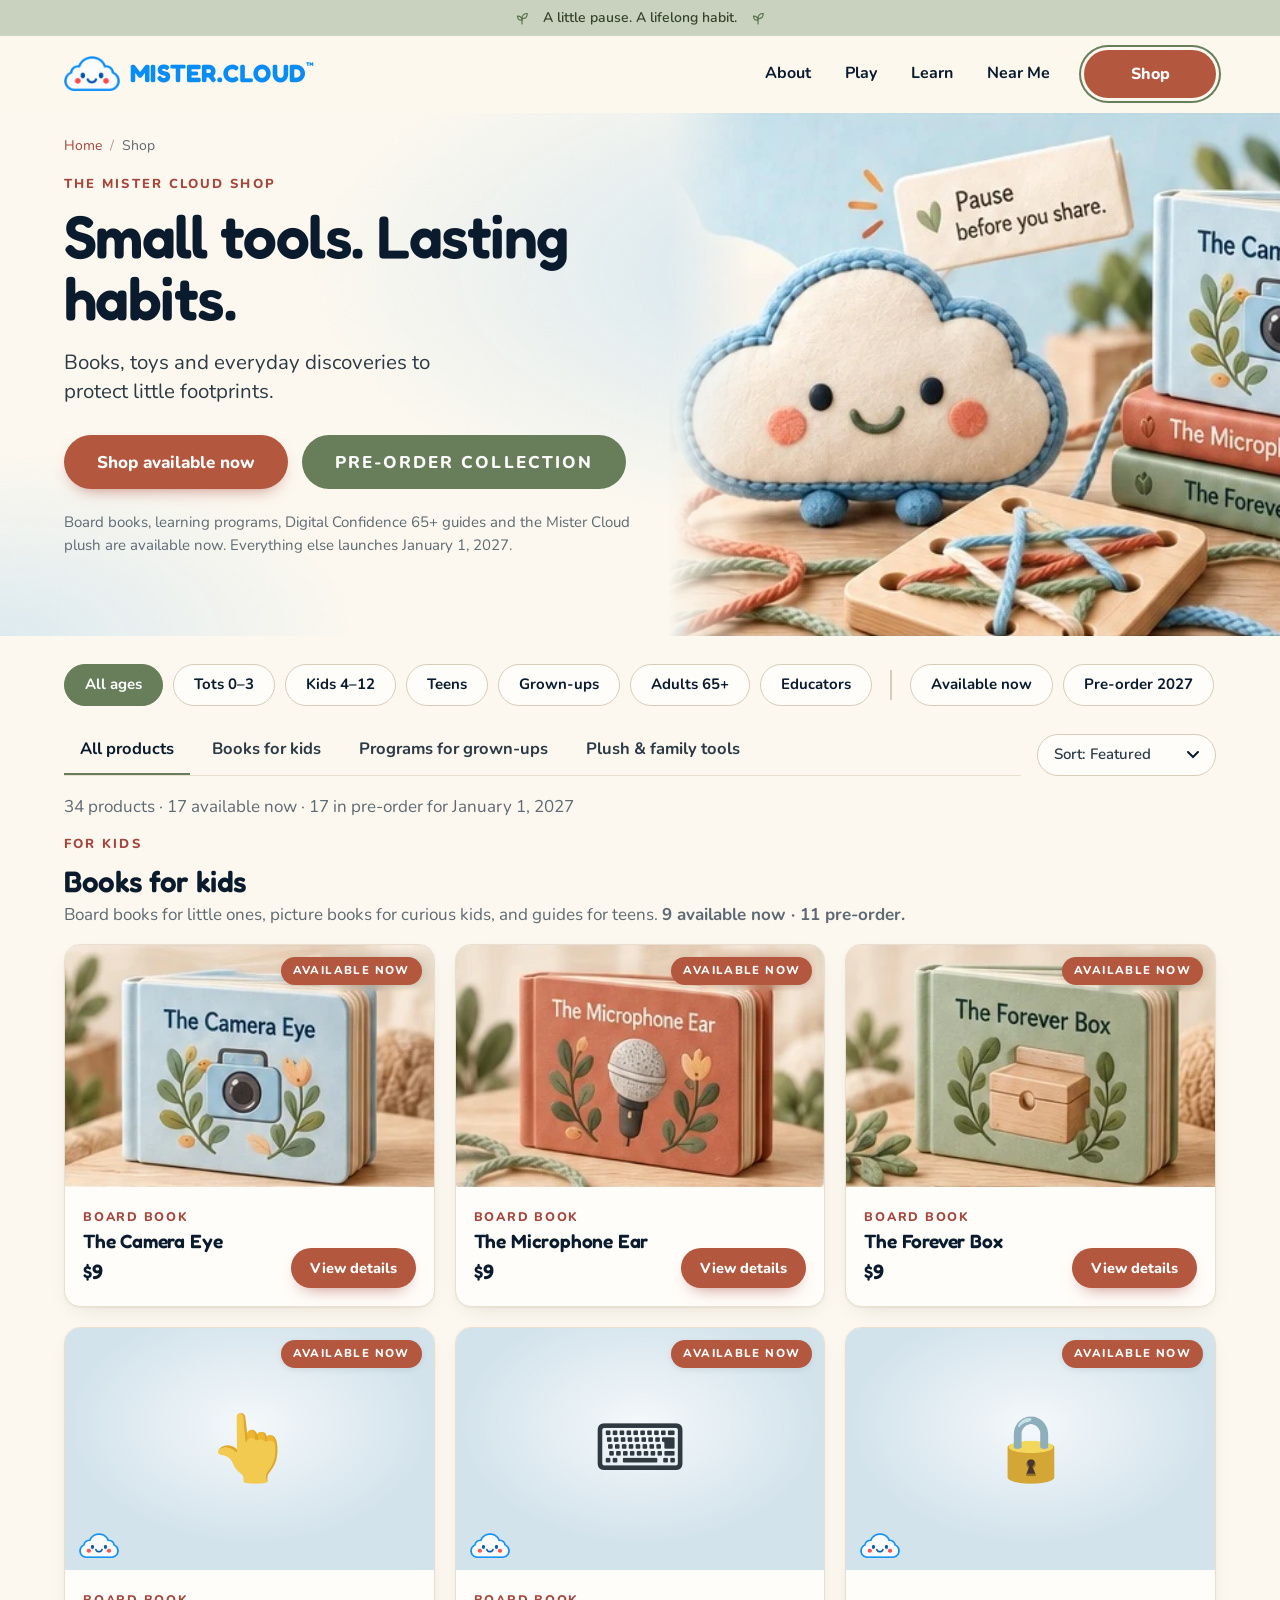
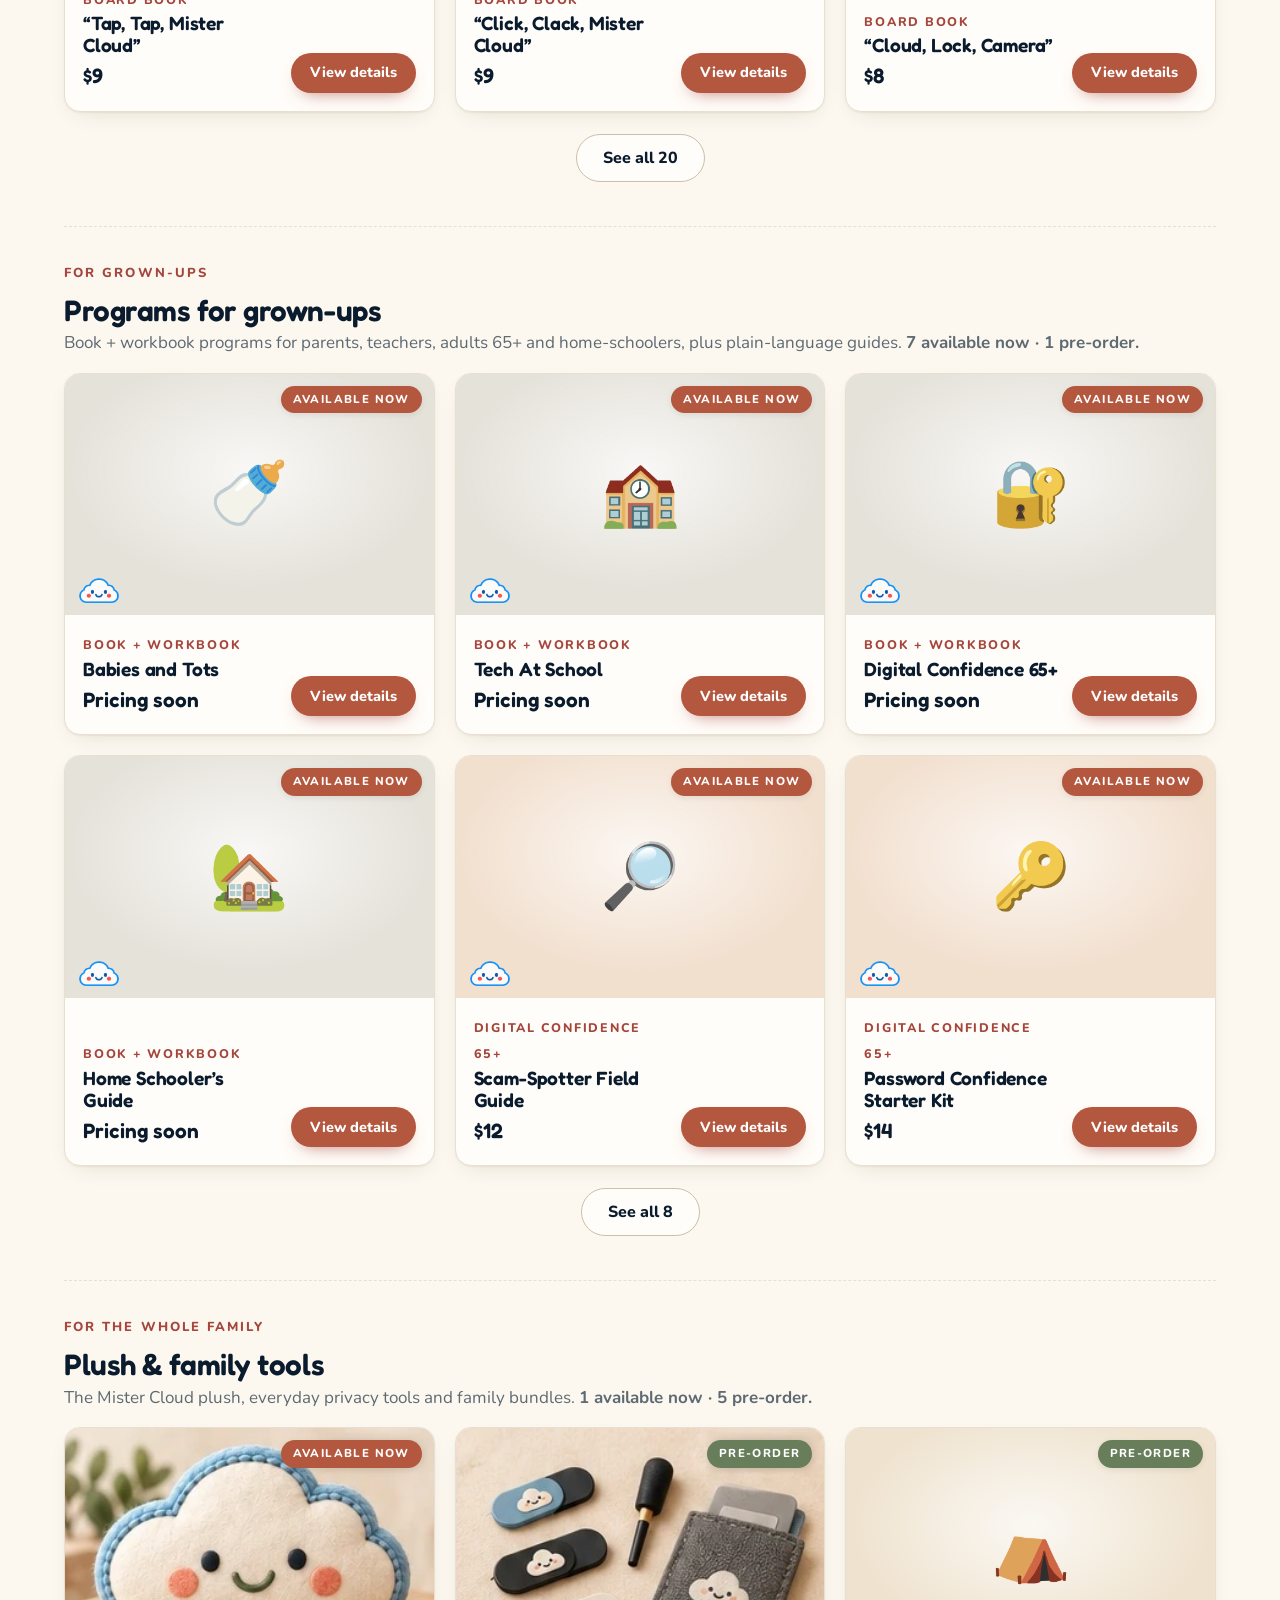
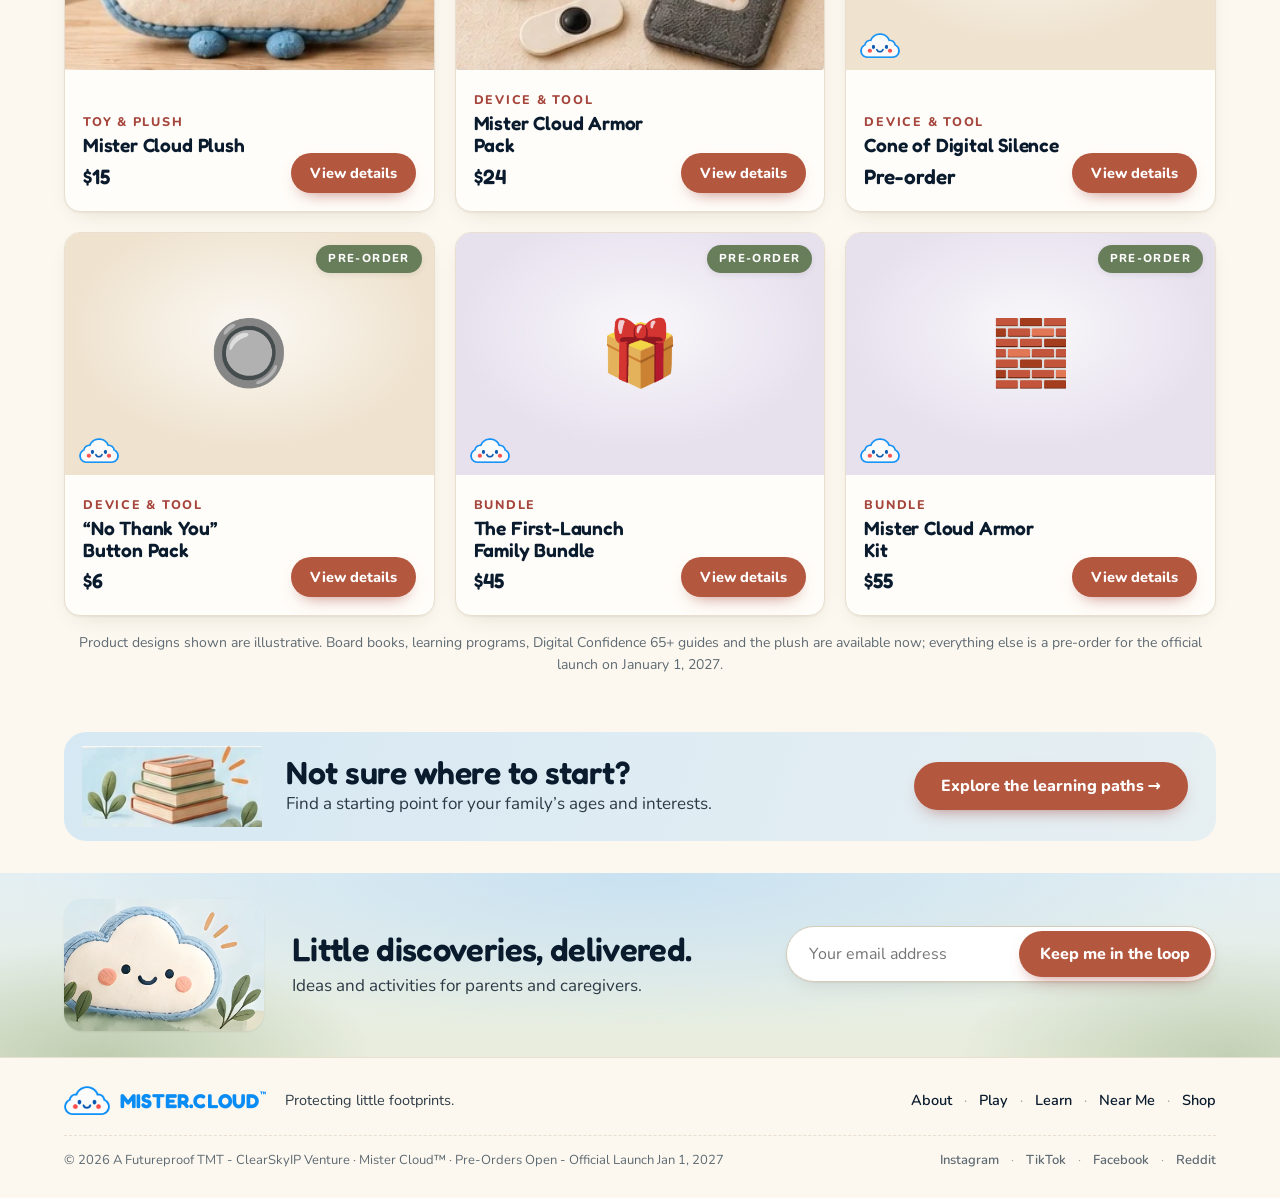
<file: shop.html>
<!DOCTYPE html>
<html lang="en">
<head>
  <meta charset="UTF-8">
  <meta name="viewport" content="width=device-width, initial-scale=1.0">
  <title>Shop · Mister Cloud</title>
  <meta name="description" content="Small tools. Lasting habits. Books, toys and everyday discoveries to protect little footprints. Pre-Orders Open - Official Launch Jan 1, 2027.">
  <link rel="canonical" href="https://mister.cloud/shop">
  <meta property="og:title" content="The Mister Cloud Shop · Pre-Orders Open - Official Launch Jan 1, 2027">
  <meta property="og:description" content="Small tools. Lasting habits. Books, toys and everyday discoveries to protect little footprints.">
  <meta property="og:url" content="https://mister.cloud/shop">
  <meta property="og:image" content="https://mister.cloud/assets/og/shop.jpg">
  <meta property="og:image:width" content="1200">
  <meta property="og:image:height" content="630">
  <meta property="og:image:alt" content="The Mister Cloud shop: small tools, lasting habits. Felt plush, board books and a yarn lacing board.">
  <meta name="twitter:image" content="https://mister.cloud/assets/og/shop.jpg">
  <!-- @head -->
  <meta name="theme-color" content="#C9D2BE">
  <meta name="author" content="A Futureproof TMT - ClearSkyIP Venture">
  <meta property="og:site_name" content="Mister Cloud">
  <meta property="og:type" content="website">
  <meta name="twitter:card" content="summary_large_image">
  <link rel="icon" href="/favicon.ico" sizes="any">
  <link rel="icon" type="image/png" sizes="32x32" href="/favicon-32.png">
  <link rel="icon" type="image/png" sizes="16x16" href="/favicon-16.png">
  <link rel="apple-touch-icon" href="/apple-touch-icon.png">
  <link rel="manifest" href="/site.webmanifest">
  <link rel="preconnect" href="https://fonts.googleapis.com">
  <link rel="preconnect" href="https://fonts.gstatic.com" crossorigin>
  <link href="https://fonts.googleapis.com/css2?family=Fredoka:wght@400;500;600;700&family=Nunito:wght@400;600;700;800&display=swap" rel="stylesheet">
  <link rel="stylesheet" href="/assets/css/site.css">
  <!-- Plausible: privacy-first, cookie-free analytics (see README "Analytics & daily email"). -->
  <script defer data-domain="mister.cloud" src="https://plausible.io/js/script.js"></script>
  <script>window.plausible = window.plausible || function () { (window.plausible.q = window.plausible.q || []).push(arguments); };</script>
  <!-- /@head -->
</head>
<body>
  <!-- @header -->
  <a class="skip-link" href="#main">Skip to content</a>
  <div class="topbar">
    <svg viewBox="0 0 24 24" fill="none" stroke="currentColor" stroke-width="1.6" stroke-linecap="round" aria-hidden="true"><path d="M12 20V11"/><path d="M12 13c0-4 2.5-7 7-7 0 4.5-3 7-7 7z"/><path d="M12 15c0-3-2-5.5-6-5.5 0 3.5 2.5 5.5 6 5.5z"/></svg>
    <span>A little pause. A lifelong habit.</span>
    <svg viewBox="0 0 24 24" fill="none" stroke="currentColor" stroke-width="1.6" stroke-linecap="round" aria-hidden="true"><path d="M12 20V11"/><path d="M12 13c0-4 2.5-7 7-7 0 4.5-3 7-7 7z"/><path d="M12 15c0-3-2-5.5-6-5.5 0 3.5 2.5 5.5 6 5.5z"/></svg>
  </div>
  <header class="site-header">
    <div class="container header-inner">
      <a class="brand" href="/" aria-label="Mister Cloud home">
        <img src="/assets/img/mark-512.webp?v=3" alt="" width="56" height="35">
        <span class="wordmark">Mister.Cloud<sup>™</sup></span>
      </a>
      <button class="menu-toggle" type="button" aria-expanded="false" aria-controls="site-nav" aria-label="Open menu">
        <svg viewBox="0 0 24 24" fill="none" stroke="currentColor" stroke-width="2" stroke-linecap="round" aria-hidden="true"><path d="M4 7h16M4 12h16M4 17h16"/></svg>
      </button>
      <nav id="site-nav" class="nav" aria-label="Primary">
        <a class="nav-link" href="/about">About</a>
        <a class="nav-link" href="/play">Play</a>
        <a class="nav-link" href="/learn">Learn</a>
        <a class="nav-link" href="/nearme">Near Me</a>
        <a class="btn btn-primary" href="/shop" aria-current="page">Shop</a>
      </nav>
    </div>
  </header>
  <!-- /@header -->

  <main id="main">
    <section class="hero hero--with-crumb" aria-labelledby="hero-title">
      <div class="container hero-inner">
        <div class="hero-copy">
          <nav class="breadcrumb" aria-label="Breadcrumb"><ol><li><a href="/">Home</a></li><li aria-current="page">Shop</li></ol></nav>
          <span class="eyebrow">The Mister Cloud shop</span>
          <h1 id="hero-title" class="display">Small tools. Lasting habits.</h1>
          <p class="lede">Books, toys and everyday discoveries to protect little footprints.</p>
          <div class="hero-actions">
            <a class="btn btn-primary btn-lg" href="#available-now" data-avail-more="now">Shop available now</a>
            <a class="btn btn-sage btn-lg" href="#preorder" data-avail-more="preorder">Pre-order collection</a>
          </div>
          <p class="hero-note">Board books, learning programs, Digital Confidence 65+ guides and the Mister Cloud plush are available now. Everything else launches <span data-launch>January 1, 2027</span>.</p>
          <p class="founding" id="founding-count" hidden></p>
        </div>
        <div class="hero-art">
          <img src="/assets/img/shop-hero.webp" alt="A felt Mister Cloud plush with a stack of board books, a yarn lacing board and a “Pause before you share” sign." width="592" height="377" fetchpriority="high">
        </div>
      </div>
    </section>

    <section id="products" class="section" style="padding-top:28px" aria-labelledby="products-title">
      <div class="container">
        <h2 id="products-title" class="sr-only">Products</h2>
        <div class="shop-controls">
          <div class="chips" role="group" aria-label="Filter products" id="shop-chips">
            <button class="chip" type="button" data-age="all" aria-pressed="true">All ages</button>
            <button class="chip" type="button" data-age="tots" aria-pressed="false">Tots 0–3</button>
            <button class="chip" type="button" data-age="kids" aria-pressed="false">Kids 4–12</button>
            <button class="chip" type="button" data-age="teens" aria-pressed="false">Teens</button>
            <button class="chip" type="button" data-age="grownups" aria-pressed="false">Grown-ups</button>
            <button class="chip" type="button" data-age="seniors" aria-pressed="false">Adults 65+</button>
            <button class="chip" type="button" data-age="educators" aria-pressed="false">Educators</button>
            <span class="chip-divider" aria-hidden="true"></span>
            <button class="chip chip-now" type="button" data-avail="now" aria-pressed="false">Available now</button>
            <button class="chip" type="button" data-avail="preorder" aria-pressed="false">Pre-order 2027</button>
          </div>
          <div class="shop-subbar">
            <div class="tabs" role="tablist" aria-label="Product type" id="type-tabs">
              <button class="tab" role="tab" type="button" data-tab="all" aria-selected="true">All products</button>
              <button class="tab" role="tab" type="button" data-tab="books" aria-selected="false">Books for kids</button>
              <button class="tab" role="tab" type="button" data-tab="programs" aria-selected="false">Programs for grown-ups</button>
              <button class="tab" role="tab" type="button" data-tab="tools" aria-selected="false">Plush &amp; family tools</button>
              <button class="tab" role="tab" type="button" data-tab="merch" aria-selected="false" hidden>Apparel &amp; merch</button>
            </div>
            <label class="sr-only" for="sort">Sort products</label>
            <select class="select" id="sort">
              <option value="featured">Sort: Featured</option>
              <option value="price-asc">Price: low to high</option>
              <option value="price-desc">Price: high to low</option>
              <option value="name">Name: A to Z</option>
            </select>
          </div>
          <p class="muted" id="shop-count" aria-live="polite"></p>
        </div>

        <div id="shop-results" style="margin-top:14px"></div>
        <p class="shop-note">Product designs shown are illustrative. Board books, learning programs, Digital Confidence 65+ guides and the plush are available now; everything else is a pre-order for the official launch on <span data-launch>January 1, 2027</span>.</p>
      </div>
    </section>

    <div class="container" style="padding-bottom:32px">
      <div class="paths-banner">
        <img src="/assets/img/shop-paths.webp" alt="" width="205" height="92" loading="lazy">
        <div>
          <h2>Not sure where to start?</h2>
          <p>Find a starting point for your family’s ages and interests.</p>
        </div>
        <a class="btn btn-primary" href="/learn">Explore the learning paths&nbsp;→</a>
      </div>
    </div>

    <section class="newsletter" aria-labelledby="nl-title">
      <div class="container newsletter-inner">
        <img class="newsletter-art" src="/assets/img/newsletter-cloud.webp?v=3" alt="" width="184" height="122" loading="lazy">
        <div>
          <h2 id="nl-title">Little discoveries, delivered.</h2>
          <p>Ideas and activities for parents and caregivers.</p>
        </div>
        <div>
          <form class="pill-form" data-newsletter novalidate>
            <label class="sr-only" for="nl-email">Your email address</label>
            <input id="nl-email" type="email" name="email" placeholder="Your email address" autocomplete="email" required>
            <button class="btn btn-primary" type="submit">Keep me in the loop</button>
          </form>
          <p class="form-msg" role="status" aria-live="polite"></p>
        </div>
      </div>
    </section>
  </main>

  <dialog class="modal" id="product-modal" aria-labelledby="pm-title">
    <button class="modal-close" type="button" data-close aria-label="Close">&times;</button>
    <div class="modal-grid">
      <div class="modal-media" id="pm-media"></div>
      <div class="modal-body">
        <div style="display:flex;gap:8px;flex-wrap:wrap;align-items:center">
          <span class="card-eyebrow" id="pm-cat"></span>
          <span class="badge badge-sky" id="pm-age"></span>
        </div>
        <h2 id="pm-title"></h2>
        <p id="pm-desc"></p>
        <div id="pm-teaches"></div>
        <div style="margin-top:auto;display:grid;gap:10px">
          <p class="product-price" id="pm-price" style="font-size:1.8rem"></p>
          <span class="badge badge-sage" id="pm-tag" style="justify-self:start"></span>
          <button class="btn btn-primary btn-lg" type="button" id="pm-buy">Pre-order now</button>
          <p class="tiny muted center" id="pm-fine"></p>
        </div>
      </div>
    </div>
  </dialog>

  <!-- @footer -->
  <footer class="site-footer">
    <div class="container">
      <div class="footer-row">
        <div class="footer-brand">
          <a class="brand" href="/" aria-label="Mister Cloud home">
            <img src="/assets/img/mark-512.webp?v=3" alt="" width="46" height="29">
            <span class="wordmark">Mister.Cloud<sup>™</sup></span>
          </a>
          <span>Protecting little footprints.</span>
        </div>
        <nav aria-label="Footer">
          <ul class="footer-links">
            <li><a href="/about">About</a></li>
            <li><a href="/play">Play</a></li>
            <li><a href="/learn">Learn</a></li>
            <li><a href="/nearme">Near Me</a></li>
            <li><a href="/shop">Shop</a></li>
          </ul>
        </nav>
      </div>
      <div class="footer-row footer-meta">
        <span>&copy; 2026 A Futureproof TMT - ClearSkyIP Venture &middot; Mister Cloud&trade; &middot; Pre-Orders Open - Official Launch Jan 1, 2027</span>
        <nav aria-label="Social media">
          <ul class="footer-links">
            <li><a href="https://instagram.com/mister.cloud.brand" target="_blank" rel="noopener noreferrer">Instagram</a></li>
            <li><a href="https://tiktok.com/@mister.cloud_brand" target="_blank" rel="noopener noreferrer">TikTok</a></li>
            <li><a href="https://facebook.com/mister.cloud" target="_blank" rel="noopener noreferrer">Facebook</a></li>
            <li><a href="https://reddit.com/user/Mister_Cloud_Brand" target="_blank" rel="noopener noreferrer">Reddit</a></li>
          </ul>
        </nav>
      </div>
    </div>
  </footer>
  <!-- /@footer -->
  <!-- @scripts -->
  <script src="/assets/js/config.js"></script>
  <script src="/assets/js/site.js"></script>
  <!-- /@scripts -->
  <script src="/assets/js/catalog.js"></script>
  <script src="/assets/js/shop.js"></script>
</body>
</html>
</file>
<file: assets/css/site.css>
/* ==========================================================================
   Mister Cloud · site design system
   --------------------------------------------------------------------------
   Brand rules (Brand & Design Kit v1.0):
   - Logo: official cloud mark + "MISTER.CLOUD" wordmark, Fredoka, Mister Cloud
     Blue. Never recolor, stretch, rotate, or crowd it.
   - Type: Fredoka for display/headings, Nunito for body/UI.
   - Color: core brand blues for the logo; the Clear Sky spectrum (Signal Red,
     Amber, Sage, Slate Teal…) is the applied, grown-up accent palette.
   ========================================================================== */

:root {
  /* Core brand (logo only, plus focus rings) */
  --mc-blue: #0A8CF5;
  --mc-navy: #0B4EA6;
  --mc-coral: #FC4D4A;
  --ink: #0A1B2E;            /* Ink Navy: headings */

  /* Clear Sky spectrum (applied palette) */
  --signal-red: #A5453C;     /* eyebrows, links, button hover */
  --clay: #B4573F;           /* primary buttons (Signal Red ↔ Amber, AA on white text) */
  --amber: #C17337;
  --gold: #C2963E;
  --sage: #687E5B;
  --slate-teal: #537489;
  --deep-navy: #2A3358;

  /* Tints */
  --sage-tint: #C9D2BE;      /* top bar */
  --sage-wash: #E3E8D9;      /* family section */
  --sky-wash: #DCEBF5;       /* info banners, receipts strip */
  --sky-pill: #C4DFF0;       /* active chips (play) */
  --clay-wash: #F4E2D8;
  --amber-wash: #FBEBD6;

  /* Neutrals */
  --cream: #FCF8EF;          /* page */
  --cream-2: #F6EFE3;        /* alt sections */
  --card: #FFFDF9;
  --line: #E8DFD0;
  --text: #2C3A45;
  --muted: #5E6A73;

  --font-display: "Fredoka", ui-rounded, "Nunito", system-ui, sans-serif;
  --font-body: "Nunito", system-ui, -apple-system, "Segoe UI", sans-serif;
  --font-mono: ui-monospace, "SF Mono", Menlo, Consolas, monospace;

  --radius: 16px;
  --radius-lg: 22px;
  --shadow: 0 1px 2px rgba(60, 44, 20, .06), 0 8px 24px -12px rgba(60, 44, 20, .18);
  --shadow-lg: 0 2px 4px rgba(60, 44, 20, .06), 0 24px 48px -20px rgba(60, 44, 20, .28);
  --container: 1200px;
}

/* ---------- reset ---------- */
*, *::before, *::after { box-sizing: border-box; }
html { -webkit-text-size-adjust: 100%; scroll-behavior: smooth; scroll-padding-top: 96px; }
body {
  margin: 0;
  font-family: var(--font-body);
  font-size: 17px;
  line-height: 1.55;
  color: var(--text);
  background: var(--cream);
  -webkit-font-smoothing: antialiased;
}
img { max-width: 100%; height: auto; display: block; }
a { color: inherit; }
button, input, select { font: inherit; color: inherit; }
h1, h2, h3, h4 { font-family: var(--font-display); color: var(--ink); margin: 0; font-weight: 600; letter-spacing: -0.015em; line-height: 1.15; }
p { margin: 0; }
:focus-visible { outline: 3px solid var(--mc-blue); outline-offset: 3px; border-radius: 6px; }
.sr-only { position: absolute; width: 1px; height: 1px; padding: 0; margin: -1px; overflow: hidden; clip: rect(0 0 0 0); white-space: nowrap; border: 0; }
.skip-link { position: absolute; left: 12px; top: -60px; z-index: 100; background: var(--ink); color: #fff; padding: 10px 16px; border-radius: 10px; font-weight: 700; text-decoration: none; }
.skip-link:focus { top: 12px; }
@media (prefers-reduced-motion: reduce) {
  html { scroll-behavior: auto; }
  *, *::before, *::after { animation-duration: .01ms !important; transition-duration: .01ms !important; }
}

/* ---------- layout ---------- */
.container { width: 100%; max-width: var(--container); margin: 0 auto; padding: 0 24px; }
.section { padding: 56px 0; }
.section-tight { padding: 32px 0; }
.section-alt { background: var(--cream-2); }
.section-sage { background: var(--sage-wash); }
.grid-3 { display: grid; gap: 20px; grid-template-columns: repeat(3, minmax(0, 1fr)); }
.grid-2 { display: grid; gap: 20px; grid-template-columns: repeat(2, minmax(0, 1fr)); }
@media (max-width: 900px) { .grid-3 { grid-template-columns: repeat(2, minmax(0, 1fr)); } }
@media (max-width: 640px) {
  .grid-3, .grid-2 { grid-template-columns: 1fr; }
  .section { padding: 40px 0; }
  body { font-size: 16px; }
}

/* ---------- type ---------- */
.eyebrow {
  display: block;
  font-family: var(--font-body);
  font-size: 13px; font-weight: 800; letter-spacing: .16em; text-transform: uppercase;
  color: var(--signal-red);
  margin-bottom: 10px;
}
.display {
  font-size: clamp(2.4rem, 4.7vw, 3.9rem);
  line-height: 1.04;
  font-weight: 600;
  letter-spacing: -0.025em;
}
.display-warm { display: block; color: var(--clay); font-size: .7em; margin-top: .06em; letter-spacing: -0.015em; }
.h2 { font-size: clamp(1.8rem, 3.2vw, 2.5rem); line-height: 1.1; font-weight: 600; letter-spacing: -0.02em; }
.h3 { font-size: 1.35rem; line-height: 1.2; font-weight: 600; }
.lede { font-size: clamp(1.08rem, 1.6vw, 1.3rem); line-height: 1.45; color: var(--text); max-width: 34ch; }
.sub { font-size: 1.12rem; color: var(--text); margin-top: 6px; }
.muted { color: var(--muted); }
.small { font-size: 14px; }
.tiny { font-size: 12.5px; }
.center { text-align: center; }
.section-head { display: flex; align-items: flex-end; justify-content: space-between; gap: 16px; margin-bottom: 24px; flex-wrap: wrap; }

/* ---------- buttons & links ---------- */
.btn {
  display: inline-flex; align-items: center; justify-content: center; gap: 8px;
  min-height: 48px; padding: 0 26px;
  border-radius: 999px; border: 1.5px solid transparent;
  font-family: var(--font-body); font-weight: 800; font-size: 16px; line-height: 1;
  text-decoration: none; cursor: pointer; white-space: nowrap;
  transition: background-color .18s, color .18s, border-color .18s, transform .18s, box-shadow .18s;
}
.btn:active { transform: translateY(1px); }
.btn-primary { background: var(--clay); color: #fff; box-shadow: 0 8px 18px -10px rgba(165, 69, 60, .8); }
.btn-primary:hover { background: var(--signal-red); }
.btn-outline { background: var(--card); color: var(--ink); border-color: #CDBFA9; }
.btn-outline:hover { border-color: var(--ink); }
.btn-sage { background: var(--sage); color: #fff; letter-spacing: .12em; text-transform: uppercase; font-size: 15px; }
.btn-sage:hover { background: #57704B; }
.btn-ghost-light { background: transparent; color: #fff; border-color: rgba(255,255,255,.75); }
.btn-ghost-light:hover { background: rgba(255,255,255,.14); }
.btn-sm { min-height: 40px; padding: 0 18px; font-size: 14.5px; }
.btn-lg { min-height: 54px; padding: 0 32px; font-size: 17px; }
.btn[disabled] { opacity: .55; cursor: not-allowed; }
.text-link { color: var(--signal-red); text-decoration: underline; text-decoration-thickness: 1.5px; text-underline-offset: 3px; }
.text-link:hover { color: var(--clay); }
.person .text-link b { color: inherit; }
.link-arrow {
  display: inline-flex; align-items: center; gap: 6px;
  color: var(--signal-red); font-weight: 700; text-decoration: none;
  border-bottom: 1.5px solid currentColor; padding-bottom: 1px;
}
.link-arrow::after { content: "→"; transition: transform .18s; }
.link-arrow:hover::after { transform: translateX(3px); }
button.text-link { color: var(--signal-red); text-decoration: underline; text-decoration-thickness: 1.5px; text-underline-offset: 3px; }
.text-link:hover { color: var(--clay); }
.person .text-link b { color: inherit; }
.link-arrow { background: none; border-top: 0; border-left: 0; border-right: 0; padding: 0 0 1px; cursor: pointer; font-size: inherit; }

/* ---------- top bar & header ---------- */
.topbar {
  background: var(--sage-tint);
  color: #34442C;
  font-size: 14px; font-weight: 600;
  text-align: center; padding: 7px 16px;
  display: flex; align-items: center; justify-content: center; gap: 12px;
}
.topbar svg { width: 18px; height: 18px; color: #5F7552; flex: none; }

.site-header { position: sticky; top: 0; z-index: 50; background: rgba(252, 248, 239, .94); backdrop-filter: saturate(140%) blur(10px); border-bottom: 1px solid transparent; transition: border-color .2s, box-shadow .2s; }
.site-header.is-scrolled { border-color: var(--line); box-shadow: 0 6px 20px -16px rgba(60, 44, 20, .5); }
.header-inner { display: flex; align-items: center; justify-content: space-between; gap: 24px; height: 76px; }

/* Brand lockup: mark + MISTER.CLOUD wordmark (Fredoka, Mister Cloud Blue). */
.brand { display: inline-flex; align-items: center; gap: 10px; text-decoration: none; padding: 4px 0; flex: none; }
.brand img { width: 56px; height: auto; }
.wordmark {
  font-family: var(--font-display); font-weight: 700; font-size: 25px; line-height: 1;
  letter-spacing: .01em; color: var(--mc-blue); text-transform: uppercase;
}
.wordmark sup { font-size: .38em; font-weight: 600; vertical-align: top; position: relative; top: -.1em; margin-left: 1px; }

.nav { display: flex; align-items: center; gap: 6px; }
.nav a.nav-link {
  position: relative; padding: 10px 14px; text-decoration: none;
  font-weight: 700; font-size: 16px; color: var(--ink); border-radius: 10px;
}
.nav a.nav-link:hover { background: rgba(104, 126, 91, .1); }
.nav a.nav-link[aria-current="page"]::after {
  content: ""; position: absolute; left: 14px; right: 14px; bottom: 2px; height: 3px; border-radius: 3px; background: var(--sage);
}
.nav .btn { margin-left: 14px; min-width: 132px; }
.nav .btn[aria-current="page"] { box-shadow: 0 0 0 3px var(--cream), 0 0 0 5px var(--sage); }
.menu-toggle { display: none; background: none; border: 0; width: 46px; height: 46px; border-radius: 12px; cursor: pointer; color: var(--ink); }
.menu-toggle svg { width: 26px; height: 26px; }

@media (max-width: 860px) {
  .menu-toggle { display: inline-flex; align-items: center; justify-content: center; }
  .nav {
    position: absolute; top: 100%; left: 0; right: 0;
    flex-direction: column; align-items: stretch; gap: 2px;
    background: var(--cream); border-bottom: 1px solid var(--line);
    padding: 8px 20px 20px; box-shadow: 0 18px 30px -24px rgba(60, 44, 20, .6);
    display: none;
  }
  .nav.is-open { display: flex; }
  .nav a.nav-link { padding: 14px 8px; font-size: 18px; }
  .nav a.nav-link[aria-current="page"]::after { left: 8px; right: auto; width: 28px; bottom: 6px; }
  .nav .btn { margin: 10px 0 0; }
  .header-inner { height: 66px; }
  .brand img { width: 46px; }
  .wordmark { font-size: 21px; }
}

/* ---------- breadcrumb ---------- */
.breadcrumb { font-size: 14px; color: var(--muted); margin-bottom: 18px; }
.breadcrumb ol { list-style: none; display: flex; gap: 8px; margin: 0; padding: 0; }
.breadcrumb li + li::before { content: "/"; margin-right: 8px; color: #A9A090; }
.breadcrumb a { color: var(--signal-red); text-decoration: none; }
.breadcrumb a:hover { text-decoration: underline; }

/* ---------- hero ---------- */
.hero {
  position: relative; overflow: hidden;
  background:
    radial-gradient(60% 70% at 66% 30%, rgba(196, 223, 240, .75), rgba(196, 223, 240, 0) 70%),
    radial-gradient(40% 50% at 0% 100%, rgba(196, 223, 240, .55), rgba(196, 223, 240, 0) 70%),
    var(--cream);
}
.hero-inner { position: relative; z-index: 2; display: grid; grid-template-columns: minmax(0, 1.08fr) minmax(0, 1fr); align-items: center; min-height: 440px; gap: 12px; }
.hero-copy { padding: 44px 0 52px; }
.hero-copy .display { margin-bottom: 18px; }
.hero-copy .lede { margin-bottom: 28px; }
.hero-actions { display: flex; flex-wrap: wrap; gap: 14px; }
.hero-note { margin-top: 22px; font-size: 15px; color: var(--muted); }
.hero-art { position: relative; align-self: stretch; margin-right: calc((100vw - min(100vw, var(--container))) / -2 - 24px); }
.hero-art img {
  position: absolute; inset: 0; width: 100%; height: 100%; object-fit: cover; object-position: left center;
  -webkit-mask-image: linear-gradient(90deg, transparent 0, #000 14%);
          mask-image: linear-gradient(90deg, transparent 0, #000 14%);
}
.hero--with-crumb .hero-copy { padding-top: 22px; }
@media (max-width: 860px) {
  .hero-inner { grid-template-columns: 1fr; min-height: 0; }
  .hero-art { order: -1; margin: 0 -24px; height: 260px; }
  .hero-art img { -webkit-mask-image: linear-gradient(180deg, #000 70%, transparent); mask-image: linear-gradient(180deg, #000 70%, transparent); object-position: center; }
  .hero-copy { padding: 8px 0 40px; }
  .hero--with-crumb .hero-copy { padding-top: 8px; }
}

/* Learn hero: the wide living-room art, framed on its scene. */
.hero-art--learn img { object-position: 84% center; }

/* ---------- feature strip (icon + label, with dividers) ---------- */
.feature-strip { display: grid; grid-template-columns: repeat(3, 1fr); padding: 26px 0; }
.feature { display: flex; align-items: center; justify-content: center; gap: 16px; padding: 4px 18px; }
.feature + .feature { border-left: 1.5px solid #D9CFBF; }
.feature svg { width: 48px; height: 48px; flex: none; }
.feature strong { display: block; font-family: var(--font-display); font-size: 1.2rem; font-weight: 600; color: var(--ink); }
.feature span { color: var(--text); }
@media (max-width: 760px) {
  .feature-strip { grid-template-columns: 1fr; gap: 14px; }
  .feature { justify-content: flex-start; }
  .feature + .feature { border-left: 0; }
}

/* ---------- cards ---------- */
.card {
  background: var(--card); border: 1px solid var(--line); border-radius: var(--radius);
  box-shadow: var(--shadow); overflow: hidden; display: flex; flex-direction: column;
}
.card-media { position: relative; aspect-ratio: 16 / 11; overflow: hidden; background: var(--cream-2); }
.card-media img { width: 100%; height: 100%; object-fit: cover; transition: transform .5s ease; }
.card:hover .card-media img { transform: scale(1.025); }
.card-media.short { aspect-ratio: 12 / 5; }
.card-body { padding: 18px 22px 22px; display: flex; flex-direction: column; gap: 6px; flex: 1; }
.card-eyebrow { font-size: 12.5px; font-weight: 800; letter-spacing: .14em; text-transform: uppercase; color: var(--signal-red); }
.card-title { font-family: var(--font-display); font-weight: 600; font-size: 1.45rem; line-height: 1.15; color: var(--ink); letter-spacing: -0.01em; }
.card-text { color: var(--text); }
.card-meta { color: var(--text); font-size: 16px; }
.card-body .text-link { color: var(--signal-red); text-decoration: underline; text-decoration-thickness: 1.5px; text-underline-offset: 3px; }
.text-link:hover { color: var(--clay); }
.person .text-link b { color: inherit; }
.link-arrow { margin-top: auto; align-self: flex-start; padding-top: 8px; }
.card-link { text-decoration: none; color: inherit; }
.card-link:hover .card-title { color: var(--signal-red); }

/* ---------- chips (filters) & tabs ---------- */
.chips { display: flex; flex-wrap: wrap; gap: 10px; align-items: center; }
.chip {
  min-height: 42px; padding: 0 20px; border-radius: 999px;
  background: var(--card); border: 1.5px solid #D8CDBB; color: var(--ink);
  font-weight: 700; font-size: 15px; cursor: pointer; transition: background-color .15s, border-color .15s, color .15s;
}
.chip:hover { border-color: var(--sage); }
.chip[aria-pressed="true"] { background: var(--sage); border-color: var(--sage); color: #fff; }
.chips--sky .chip[aria-pressed="true"] { background: var(--sky-pill); border-color: var(--sky-pill); color: var(--ink); }
.chip-divider { width: 1.5px; height: 30px; background: #D8CDBB; margin: 0 8px; }
@media (max-width: 640px) { .chip-divider { display: none; } .chip { min-height: 38px; padding: 0 15px; font-size: 14px; } }

.tabs { display: flex; gap: 6px; border-bottom: 1.5px solid var(--line); overflow-x: auto; scrollbar-width: none; }
.tab {
  background: none; border: 0; padding: 12px 16px; font-weight: 700; font-size: 16.5px; color: var(--text);
  border-bottom: 3px solid transparent; margin-bottom: -1.5px; cursor: pointer; white-space: nowrap;
}
.tab[aria-selected="true"] { color: var(--ink); border-color: var(--sage); }
.select {
  appearance: none; -webkit-appearance: none;
  min-height: 42px; padding: 0 40px 0 16px; border-radius: 999px; border: 1.5px solid #D8CDBB; background: var(--card)
    url("data:image/svg+xml,%3Csvg xmlns='http://www.w3.org/2000/svg' width='12' height='8' viewBox='0 0 12 8'%3E%3Cpath d='M1 1l5 5 5-5' fill='none' stroke='%230A1B2E' stroke-width='2' stroke-linecap='round'/%3E%3C/svg%3E") no-repeat right 16px center;
  font-weight: 600; font-size: 15px; cursor: pointer;
}

/* ---------- badges ---------- */
.badge { display: inline-flex; align-items: center; gap: 6px; padding: 5px 12px; border-radius: 999px; font-size: 11.5px; font-weight: 800; letter-spacing: .12em; text-transform: uppercase; }
.badge-sage { background: var(--sage); color: #fff; }
.badge-now { background: var(--clay); color: #fff; }
.badge-sky { background: var(--sky-pill); color: var(--deep-navy); }
.badge-cream { background: rgba(255, 253, 249, .85); color: var(--signal-red); border: 1px solid rgba(165, 69, 60, .25); }
.badge-float { position: absolute; top: 12px; right: 12px; z-index: 2; box-shadow: 0 2px 6px rgba(0,0,0,.08); }

/* ---------- newsletter band ---------- */
.newsletter {
  position: relative; overflow: hidden;
  background:
    radial-gradient(30% 90% at 8% 100%, rgba(140, 165, 120, .45), transparent 70%),
    radial-gradient(30% 90% at 96% 100%, rgba(140, 165, 120, .4), transparent 70%),
    radial-gradient(70% 120% at 50% 0%, rgba(196, 223, 240, .85), transparent 70%),
    linear-gradient(180deg, #E4EFF3, #E8EDDC);
  padding: 26px 0;
}
.newsletter-inner { display: grid; grid-template-columns: 200px minmax(0, 1fr) minmax(0, 430px); align-items: center; gap: 28px; }
.newsletter-art { width: 200px; height: auto; border-radius: 18px; box-shadow: 0 1px 2px rgba(60, 44, 20, .08); }
.newsletter h2 { font-size: clamp(1.5rem, 2.6vw, 2.05rem); font-weight: 600; letter-spacing: -0.02em; }
.newsletter p { color: var(--text); margin-top: 4px; }
.pill-form { display: flex; background: #fff; border: 1.5px solid #D6CBB8; border-radius: 999px; padding: 4px; box-shadow: var(--shadow); }
.pill-form input { flex: 1; min-width: 0; border: 0; background: none; padding: 0 18px; font-size: 16px; outline: none; }
.pill-form .btn { min-height: 46px; padding: 0 20px; }
.form-msg { font-size: 14px; margin-top: 8px; color: var(--sage); font-weight: 700; min-height: 1.2em; }
@media (max-width: 900px) {
  .newsletter-inner { grid-template-columns: 120px 1fr; }
  .newsletter-art { width: 120px; }
  .newsletter form { grid-column: 1 / -1; }
}
@media (max-width: 480px) {
  .newsletter-inner { grid-template-columns: 1fr; text-align: center; gap: 14px; }
  .newsletter-art { margin: 0 auto; width: 110px; }
  .pill-form .btn { padding: 0 16px; }
}

/* ---------- footer ---------- */
.site-footer { background: var(--cream); border-top: 1px solid var(--line); padding: 24px 0 28px; font-size: 14.5px; }
.footer-row { display: flex; align-items: center; justify-content: space-between; gap: 20px; flex-wrap: wrap; }
.footer-brand { display: flex; align-items: center; gap: 18px; flex-wrap: wrap; }
.footer-brand .brand img { width: 46px; }
.footer-brand .wordmark { font-size: 20px; }
.footer-links { display: flex; flex-wrap: wrap; align-items: center; gap: 4px 0; list-style: none; margin: 0; padding: 0; }
.footer-links li + li::before { content: "·"; margin: 0 12px; color: #A9A090; }
.footer-links a { text-decoration: none; color: var(--ink); font-weight: 600; }
.footer-links a:hover { color: var(--signal-red); }
.footer-meta { margin-top: 16px; padding-top: 14px; border-top: 1px dashed var(--line); color: var(--muted); font-size: 13px; }
.footer-meta .footer-links a { font-weight: 600; color: var(--muted); }

/* ---------- dialog (modals) ---------- */
dialog.modal {
  border: 0; padding: 0; border-radius: var(--radius-lg); background: var(--card); color: var(--text);
  width: min(920px, calc(100vw - 32px)); max-height: calc(100vh - 48px); box-shadow: var(--shadow-lg);
}
dialog.modal::backdrop { background: rgba(10, 27, 46, .45); backdrop-filter: blur(3px); }
dialog.modal[open] { animation: pop .22s ease; }
@keyframes pop { from { opacity: 0; transform: translateY(10px) scale(.98); } to { opacity: 1; transform: none; } }
.modal-close {
  position: absolute; top: 12px; right: 12px; z-index: 3; width: 42px; height: 42px; border-radius: 50%;
  border: 0; background: rgba(255, 253, 249, .92); box-shadow: var(--shadow); cursor: pointer; font-size: 24px; line-height: 1; color: var(--ink);
}
.modal-grid { display: grid; grid-template-columns: 1fr 1fr; }
.modal-media { background: var(--cream-2); min-height: 280px; position: relative; }
.modal-media img { width: 100%; height: 100%; object-fit: cover; }
.modal-body { padding: 32px; display: flex; flex-direction: column; gap: 12px; }
.modal-body h2 { font-size: 1.9rem; line-height: 1.1; font-weight: 600; }
.modal-narrow { width: min(640px, calc(100vw - 32px)); }
@media (max-width: 700px) { .modal-grid { grid-template-columns: 1fr; } .modal-media { min-height: 200px; aspect-ratio: 16/10; } .modal-body { padding: 24px; } }
.checklist { list-style: none; padding: 0; margin: 0; display: grid; gap: 8px; }
.checklist li { display: flex; gap: 10px; align-items: flex-start; }
.checklist li::before { content: ""; flex: none; width: 18px; height: 18px; margin-top: 3px; border-radius: 50%; background: var(--sage-wash) url("data:image/svg+xml,%3Csvg xmlns='http://www.w3.org/2000/svg' width='10' height='8' viewBox='0 0 10 8'%3E%3Cpath d='M1 4l3 3 5-6' fill='none' stroke='%23687E5B' stroke-width='1.8' stroke-linecap='round' stroke-linejoin='round'/%3E%3C/svg%3E") no-repeat center; }
.steps-list { margin: 0; padding: 0; list-style: none; counter-reset: s; display: grid; gap: 10px; }
.steps-list li { counter-increment: s; display: flex; gap: 12px; }
.steps-list li::before { content: counter(s); flex: none; width: 28px; height: 28px; border-radius: 50%; background: var(--clay-wash); color: var(--signal-red); font-weight: 800; font-size: 14px; display: grid; place-items: center; }
.callout { background: var(--amber-wash); border-radius: 14px; padding: 14px 16px; }
.callout strong { display: block; font-size: 12.5px; letter-spacing: .12em; text-transform: uppercase; color: var(--ink); margin-bottom: 2px; }
.label { font-size: 12.5px; font-weight: 800; letter-spacing: .12em; text-transform: uppercase; color: var(--muted); }

/* ---------- toast ---------- */
.toast {
  position: fixed; left: 50%; bottom: 24px; z-index: 200; transform: translate(-50%, 20px); opacity: 0; pointer-events: none;
  background: var(--ink); color: #fff; font-weight: 700; padding: 12px 22px; border-radius: 999px; box-shadow: var(--shadow-lg);
  transition: opacity .2s, transform .2s; max-width: calc(100vw - 32px); text-align: center; font-size: 15px;
}
.toast.is-on { opacity: 1; transform: translate(-50%, 0); }

/* ---------- misc shared pieces ---------- */
.info-banner { display: flex; align-items: center; gap: 12px; background: var(--sky-wash); border-radius: 12px; padding: 10px 16px; color: var(--deep-navy); font-size: 15px; }
.info-banner svg { width: 26px; height: 26px; flex: none; }
.info-banner b { letter-spacing: .14em; text-transform: uppercase; font-size: 13.5px; }
.panel { background: var(--card); border: 1px solid var(--line); border-radius: var(--radius-lg); box-shadow: var(--shadow); }
.icon-row { display: grid; grid-template-columns: repeat(3, 1fr); }
.icon-item { display: flex; gap: 16px; align-items: center; padding: 6px 24px; }
.icon-item + .icon-item { border-left: 1.5px solid #D9CFBF; }
.icon-item svg { width: 54px; height: 54px; flex: none; }
.icon-item strong { display: block; font-family: var(--font-display); font-size: 1.25rem; font-weight: 600; color: var(--ink); }
@media (max-width: 760px) { .icon-row { grid-template-columns: 1fr; gap: 16px; } .icon-item + .icon-item { border-left: 0; } .icon-item { padding: 0; } }
.empty-state { grid-column: 1 / -1; text-align: center; padding: 40px 20px; border: 1.5px dashed #D8CDBB; border-radius: var(--radius); color: var(--muted); }
.empty-state strong { display: block; color: var(--ink); font-family: var(--font-display); font-size: 1.3rem; font-weight: 600; margin-bottom: 4px; }

/* ==========================================================================
   Page-specific
   ========================================================================== */

/* Home: message journey diorama */
.journey-figure { margin: 26px 0 0; }
.section-journey { background: #FAF4EB; }
.journey-figure img { width: 100%; border-radius: var(--radius-lg); }
.journey-figure figcaption { margin-top: 12px; text-align: right; }

/* About */
.story { display: grid; grid-template-columns: minmax(0, .95fr) minmax(0, 1.05fr); gap: 44px; align-items: center; }
.story-art img { border-radius: 40% 46% 18px 18px / 24% 26% 18px 18px; }
.story p + p { margin-top: 14px; }
.people { display: flex; flex-wrap: wrap; gap: 12px; margin-top: 22px; }
.person { display: inline-flex; align-items: center; gap: 10px; background: var(--cream-2); border: 1px solid var(--line); border-radius: 999px; padding: 9px 18px; font-size: 15px; }
.person svg { width: 22px; height: 22px; color: var(--sage); }
.person b { color: var(--ink); }
@media (max-width: 860px) { .story { grid-template-columns: 1fr; gap: 24px; } }
.cta-center { text-align: center; padding: 8px 0 44px; }
.cta-center .hero-actions { justify-content: center; margin-top: 16px; }

/* Play: feature banners */
.feature-banner {
  display: grid; grid-template-columns: minmax(0, 1.5fr) minmax(0, 1fr); align-items: center; gap: 28px;
  background: linear-gradient(110deg, #D2E6F2, #E6F0F4); border-radius: var(--radius-lg); overflow: hidden; padding: 20px 32px 20px 20px;
}
.feature-banner img { border-radius: 14px; }
.feature-banner h2 { font-size: clamp(1.8rem, 3vw, 2.5rem); font-weight: 600; margin: 10px 0 6px; }
.feature-banner p { margin-bottom: 18px; }
.split-banners { display: grid; grid-template-columns: 1fr 1fr; gap: 20px; margin-top: 20px; }
.mini-banner { display: grid; grid-template-columns: minmax(0, 1fr) minmax(0, 1.05fr); align-items: center; border-radius: var(--radius-lg); overflow: hidden; min-height: 200px; }
.mini-banner img { width: 100%; height: 100%; object-fit: cover; object-position: left center; }
.mini-banner .mb-copy { padding: 22px 24px; }
.mini-banner h3 { font-size: 1.65rem; font-weight: 600; margin: 8px 0 4px; }
.mini-banner p { margin-bottom: 16px; }
.mini-banner--clay { background: linear-gradient(120deg, #C9785C, #D9937A); color: #fff; }
.mini-banner--clay h3 { color: #fff; }
.mini-banner--clay .badge { background: rgba(255,255,255,.22); color: #fff; }
.mini-banner--cream { background: var(--card); border: 1px solid var(--line); }
@media (max-width: 860px) {
  .feature-banner { grid-template-columns: 1fr; padding: 16px 16px 24px; }
  .split-banners { grid-template-columns: 1fr; }
}
@media (max-width: 480px) { .mini-banner { grid-template-columns: 1fr; } .mini-banner img { aspect-ratio: 16/10; } }

/* Shop */
.shop-controls { display: grid; grid-template-columns: minmax(0, 1fr); gap: 18px; }
.shop-subbar { display: flex; align-items: flex-end; justify-content: space-between; gap: 16px; flex-wrap: wrap; }
.shop-subbar .tabs { flex: 1; min-width: 280px; }
.product-card .card-media { aspect-ratio: 16 / 10.5; }
.product-card .card-body { flex-direction: row; align-items: flex-end; justify-content: space-between; gap: 12px; padding: 16px 18px 18px; }
.product-card .card-title { font-size: 1.2rem; }
.product-price { font-family: var(--font-display); font-weight: 600; font-size: 1.3rem; color: var(--ink); margin-top: 4px; }
.product-ph {
  width: 100%; height: 100%; display: grid; place-items: center; position: relative;
  background: radial-gradient(70% 70% at 50% 40%, rgba(255,255,255,.75), transparent 70%), var(--ph, var(--cream-2));
}
.product-ph .ph-emoji { font-size: 64px; line-height: 1; filter: saturate(.75); }
.product-ph .ph-mark { position: absolute; left: 14px; bottom: 12px; width: 40px; height: auto; opacity: .95; }   /* never stretch the mark */
.show-all { display: flex; justify-content: center; margin-top: 22px; }
.shop-group + .shop-group { margin-top: 44px; padding-top: 36px; border-top: 1.5px dashed var(--line); }
.group-head { margin-bottom: 16px; }
.group-head .badge { margin-bottom: 8px; }
.group-head .h3 { font-size: clamp(1.45rem, 2.4vw, 1.85rem); margin-bottom: 2px; }
.chips .chip-now[aria-pressed="true"] { background: var(--clay); border-color: var(--clay); }
/* Home: "available now" band */
.now-band { display: grid; grid-template-columns: 240px 1fr auto; align-items: center; gap: 28px; padding: 18px 28px 18px 18px; background: linear-gradient(110deg, var(--clay-wash), var(--amber-wash)); border: 0; }
.now-band img { border-radius: 14px; }
.now-band h2 { font-size: clamp(1.5rem, 2.6vw, 2rem); font-weight: 600; margin-top: 6px; }
.now-band .hero-actions { flex-wrap: nowrap; }
@media (max-width: 900px) { .now-band { grid-template-columns: 1fr; text-align: center; padding: 18px; } .now-band img { margin: 0 auto; max-width: 260px; } .now-band .hero-actions { justify-content: center; flex-wrap: wrap; } }
.shop-note { text-align: center; color: var(--muted); font-size: 14px; margin-top: 16px; }
.paths-banner {
  display: grid; grid-template-columns: 180px 1fr auto; align-items: center; gap: 24px;
  background: linear-gradient(110deg, #D6E8F3, #E6EFF2); border-radius: var(--radius-lg); padding: 14px 28px 14px 18px;
}
.paths-banner h2 { font-size: clamp(1.5rem, 2.5vw, 2rem); font-weight: 600; }
@media (max-width: 760px) { .paths-banner { grid-template-columns: 1fr; text-align: center; padding: 18px; } .paths-banner img { margin: 0 auto; max-width: 160px; } }
.founding { display: inline-block; margin-top: 14px; font-weight: 700; color: var(--sage); }

/* Learn */
.steps-strip { background: var(--sky-wash); }
.steps-strip ol { list-style: none; margin: 0; padding: 14px 0; display: grid; grid-template-columns: repeat(3, 1fr); text-align: center; }
.steps-strip li { font-weight: 800; letter-spacing: .1em; text-transform: uppercase; color: var(--deep-navy); font-size: 14.5px; }
.steps-strip li a { text-decoration: none; }
.steps-strip li + li { border-left: 1.5px solid rgba(42, 51, 88, .18); }
@media (max-width: 640px) { .steps-strip li { font-size: 12px; letter-spacing: .06em; padding: 0 6px; } }
.num-card { padding: 22px 24px; }
.num { width: 38px; height: 38px; border-radius: 50%; background: var(--sky-wash); color: var(--deep-navy); display: grid; place-items: center; font-weight: 800; margin-bottom: 14px; flex: none; }
.num-card h3 { font-size: 1.3rem; margin-bottom: 6px; }
.distinctions .num-card { display: flex; gap: 16px; }
.distinctions .num { margin-bottom: 0; }

.receipt { position: relative; }
.receipt-head { background: var(--slate-teal); color: #fff; padding: 14px 22px 30px; display: flex; align-items: center; justify-content: space-between; gap: 12px; }
.receipt-head b { letter-spacing: .14em; text-transform: uppercase; font-size: 14px; }
.receipt-head svg { width: 34px; height: 34px; opacity: .95; }
.receipt .card-body { margin-top: -16px; background: var(--card); border-radius: var(--radius) var(--radius) 0 0; gap: 10px; }
.receipt-moment { font-family: var(--font-display); font-size: 1.3rem; font-weight: 600; color: var(--ink); }
.receipt-paper {
  font-family: var(--font-mono); font-size: 13.5px; background: #fff; border: 1px dashed #CFC4B2; border-radius: 10px; padding: 6px 14px; margin: 4px 0;
  -webkit-mask: radial-gradient(6px at 50% 100%, transparent 98%, #000) 50% / 14px 100% repeat-x;
}
.receipt-paper dl { margin: 0; display: grid; grid-template-columns: auto 1fr; }
.receipt-paper dt, .receipt-paper dd { margin: 0; padding: 7px 0; border-bottom: 1px solid #EEE7DA; }
.receipt-paper dt { color: var(--muted); padding-right: 14px; }
.receipt-paper dd { color: var(--ink); font-weight: 700; text-align: right; }
.receipt-paper dd.unknown { color: var(--signal-red); }
.receipt-paper .row { display: contents; }
.receipt-paper .row.is-hidden dt, .receipt-paper .row.is-hidden dd { display: none; }
.receipt-paper .row.is-new dt, .receipt-paper .row.is-new dd { animation: printIn .35s ease; }
@keyframes printIn { from { opacity: 0; transform: translateY(-4px); } to { opacity: 1; transform: none; } }
.receipt-actions { display: flex; gap: 10px; align-items: center; flex-wrap: wrap; }
.receipt .callout { margin-top: auto; }
.honesty-line { margin-top: 18px; color: var(--muted); }
.honesty-line b { color: var(--ink); }

.body-viewer { display: grid; grid-template-columns: minmax(0, 1.1fr) minmax(0, .9fr); gap: 36px; align-items: center; }
.slide-stage { position: relative; border-radius: var(--radius-lg); overflow: hidden; box-shadow: var(--shadow-lg); background: #DDEFFB; aspect-ratio: 1; }
.slide-stage img { width: 100%; height: 100%; object-fit: cover; }
.slide-nav { position: absolute; top: 50%; transform: translateY(-50%); width: 46px; height: 46px; border-radius: 50%; border: 0; background: rgba(255,255,255,.92); box-shadow: var(--shadow); cursor: pointer; font-size: 22px; color: var(--ink); }
.slide-nav.prev { left: 12px; } .slide-nav.next { right: 12px; }
.slide-dots { display: flex; gap: 8px; justify-content: center; margin-top: 14px; flex-wrap: wrap; }
.slide-dots button { width: 34px; height: 34px; border-radius: 8px; border: 2px solid transparent; padding: 0; overflow: hidden; cursor: pointer; background: none; opacity: .65; }
.slide-dots button img { width: 100%; height: 100%; object-fit: cover; }
.slide-dots button[aria-current="true"] { border-color: var(--clay); opacity: 1; }
.download-list { display: grid; gap: 12px; margin-top: 18px; }
.download {
  display: flex; align-items: center; gap: 14px; padding: 14px 16px; border-radius: 14px; border: 1px solid var(--line); background: var(--card);
  text-decoration: none; color: inherit; transition: border-color .15s, transform .15s; cursor: pointer; text-align: left; width: 100%;
}
.download:hover { border-color: var(--clay); transform: translateY(-1px); }
.download .dl-icon { width: 44px; height: 44px; border-radius: 12px; background: var(--clay-wash); color: var(--signal-red); display: grid; place-items: center; flex: none; }
.download .dl-icon svg { width: 22px; height: 22px; }
.download strong { display: block; color: var(--ink); font-size: 16.5px; }
.download span { font-size: 14px; color: var(--muted); }
.download .dl-go { margin-left: auto; color: var(--signal-red); font-weight: 800; white-space: nowrap; font-size: 14px; }
.tally-note { margin-top: 14px; font-size: 13.5px; color: var(--muted); }
@media (max-width: 860px) { .body-viewer { grid-template-columns: 1fr; } }

.q-card { padding: 22px 24px; }
.q-card h3 { font-size: 1.25rem; margin-bottom: 8px; }
.q-card.alt { background: #F3F5EA; }
.ritual-bar { margin-top: 18px; background: var(--sky-wash); border-radius: 12px; padding: 14px 20px; font-weight: 800; color: var(--deep-navy); }

.fridge { display: grid; grid-template-columns: minmax(0, 1fr) minmax(0, 1fr); gap: 40px; align-items: center; }
.fridge-points { list-style: none; padding: 0; margin: 18px 0 24px; display: grid; gap: 10px; }
.fridge-points li { display: flex; gap: 12px; align-items: center; font-weight: 800; color: var(--deep-navy); }
.fridge-points li::before { content: ""; width: 22px; height: 22px; border-radius: 50%; background: var(--sage-wash); flex: none; }
.ritual-box { background: var(--sky-wash); border-radius: var(--radius-lg); padding: 22px 26px; }
.ritual-box p { font-size: 1.15rem; color: var(--ink); margin-top: 4px; }
.magnet-frame { background: #BCD6DA; border-radius: 28px; padding: 26px; }
.magnet { background: #fff; border-radius: 22px; padding: 26px 28px; position: relative; }
.magnet-top { display: flex; align-items: center; justify-content: space-between; font-weight: 800; color: var(--ink); font-size: 14.5px; }
.magnet-top img { width: 46px; }
.magnet h3 { font-size: clamp(1.7rem, 3vw, 2.3rem); font-weight: 600; line-height: 1.1; margin: 14px 0 10px; }
.magnet pre { font-family: var(--font-mono); font-size: 13.5px; background: var(--sky-wash); color: var(--deep-navy); padding: 14px 18px; border-radius: 14px; margin: 16px 0; white-space: pre; overflow-x: auto; font-weight: 700; }
.magnet .tiny { color: var(--muted); letter-spacing: .04em; }
@media (max-width: 860px) { .fridge { grid-template-columns: 1fr; } }
.closing-band { display: flex; align-items: center; gap: 18px; background: var(--sage-wash); border-radius: var(--radius-lg); padding: 18px 24px; }
.closing-band img { width: 54px; flex: none; }
.closing-band h2 { font-size: 1.5rem; font-weight: 600; }

/* Near me */
.search-panel { position: relative; z-index: 3; margin-top: -36px; padding: 22px 24px; }
.search-row { display: grid; grid-template-columns: minmax(0, 1fr) minmax(0, 1fr) auto; gap: 18px; align-items: end; }
.field label { display: block; font-size: 14px; font-weight: 700; color: var(--ink); margin-bottom: 6px; }
.field input, .field select { width: 100%; min-height: 48px; border: 1.5px solid #D8CDBB; border-radius: 10px; padding: 0 16px; background: #fff; font-size: 17px; }
.field select { appearance: none; -webkit-appearance: none; background: #fff url("data:image/svg+xml,%3Csvg xmlns='http://www.w3.org/2000/svg' width='12' height='8' viewBox='0 0 12 8'%3E%3Cpath d='M1 1l5 5 5-5' fill='none' stroke='%230A1B2E' stroke-width='2' stroke-linecap='round'/%3E%3C/svg%3E") no-repeat right 16px center; padding-right: 40px; }
.search-row .btn { min-width: 210px; }
.filter-row { display: flex; flex-wrap: wrap; gap: 8px; align-items: center; margin-top: 18px; }
.filter-row .chips { gap: 8px; }
.filter-row .chip { padding: 0 15px; }
.filter-row .select { min-height: 42px; padding: 0 34px 0 14px; background-position: right 13px center; }
.filter-row .chip-divider { margin: 0 4px; }
@media (max-width: 760px) { .search-row { grid-template-columns: 1fr 1fr; } .search-row .btn { grid-column: 1 / -1; } .search-panel { margin-top: 0; } }
.view-toggle { display: inline-flex; border: 1.5px solid #D8CDBB; border-radius: 12px; overflow: hidden; background: var(--card); }
.view-toggle button { display: inline-flex; align-items: center; gap: 8px; border: 0; background: none; padding: 10px 18px; font-weight: 700; cursor: pointer; }
.view-toggle button[aria-pressed="true"] { background: var(--sage); color: #fff; }
.view-toggle svg { width: 20px; height: 20px; }
.results { display: grid; grid-template-columns: minmax(0, 1.05fr) minmax(0, 1fr); gap: 20px; align-items: start; }
.results.map-only .listings { display: none; }
.results.map-only { grid-template-columns: 1fr; }
.results.map-only .map-wrap { max-width: 640px; margin: 0 auto; width: 100%; }
.listings { display: grid; gap: 14px; }
.listing { display: grid; grid-template-columns: minmax(0, 220px) 1fr; gap: 18px; padding: 10px; align-items: center; transition: border-color .15s, box-shadow .15s; }
.listing.is-active { border-color: var(--clay); box-shadow: var(--shadow-lg); }
.listing-media { position: relative; border-radius: 12px; overflow: hidden; aspect-ratio: 16 / 10; }
.listing-media img { width: 100%; height: 100%; object-fit: cover; }
.pin-num { position: absolute; top: 8px; left: 8px; width: 34px; height: 34px; border-radius: 50%; background: var(--clay); color: #fff; font-weight: 800; display: grid; place-items: center; box-shadow: 0 0 0 3px #fff; font-size: 16px; }
.listing h3 { font-size: 1.35rem; font-weight: 600; margin: 6px 0 2px; }
.listing .badge { font-size: 10.5px; }
.map-wrap { position: relative; border-radius: var(--radius-lg); overflow: hidden; box-shadow: var(--shadow); position: sticky; top: 96px; }
.map-wrap img { width: 100%; }
.map-ring { position: absolute; width: 58px; height: 58px; margin: -40px 0 0 -29px; border-radius: 50%; border: 3px solid var(--clay); opacity: 0; transform: scale(.6); transition: opacity .2s, transform .2s; pointer-events: none; }
.map-ring.is-on { opacity: 1; transform: scale(1); animation: ring 1.4s ease-in-out infinite; }
@keyframes ring { 50% { transform: scale(1.12); } }
@media (max-width: 860px) {
  .results { grid-template-columns: 1fr; }
  .results.list-only .map-wrap { display: none; }
  .map-wrap { position: relative; top: 0; }
}
@media (min-width: 861px) { .results.list-only .map-wrap { display: block; } }
@media (max-width: 520px) { .listing { grid-template-columns: 1fr; } }
.guidance { padding: 18px 8px; }
.guidance .icon-item svg { width: 48px; height: 48px; }
.guidance .icon-item strong { font-size: 1.12rem; }
.host-band {
  display: grid; grid-template-columns: 260px 1fr auto; align-items: center; gap: 24px;
  background: linear-gradient(110deg, #E2ECDA, #EAF1EE); border-radius: var(--radius-lg); overflow: hidden; padding-right: 26px;
}
.host-band img { height: 100%; object-fit: cover; }
.host-band h2 { font-size: clamp(1.6rem, 2.7vw, 2.1rem); font-weight: 600; }
.host-band .hero-actions { flex-wrap: nowrap; }
@media (max-width: 960px) { .host-band { grid-template-columns: 1fr; padding: 0 0 22px; text-align: center; } .host-band .hero-actions { justify-content: center; flex-wrap: wrap; } .host-band img { max-height: 160px; width: 100%; } }

/* Print: the learn page's field-note magnet prints on its own */
@media print {
  body.print-magnet > *:not(main) { display: none !important; }
  body.print-magnet main > *:not(#fridge) { display: none !important; }
  body.print-magnet #fridge .fridge > :first-child { display: none; }
  body.print-magnet #fridge .fridge { grid-template-columns: 1fr; }
  body.print-magnet .magnet-frame { box-shadow: none; }
}
</file>
